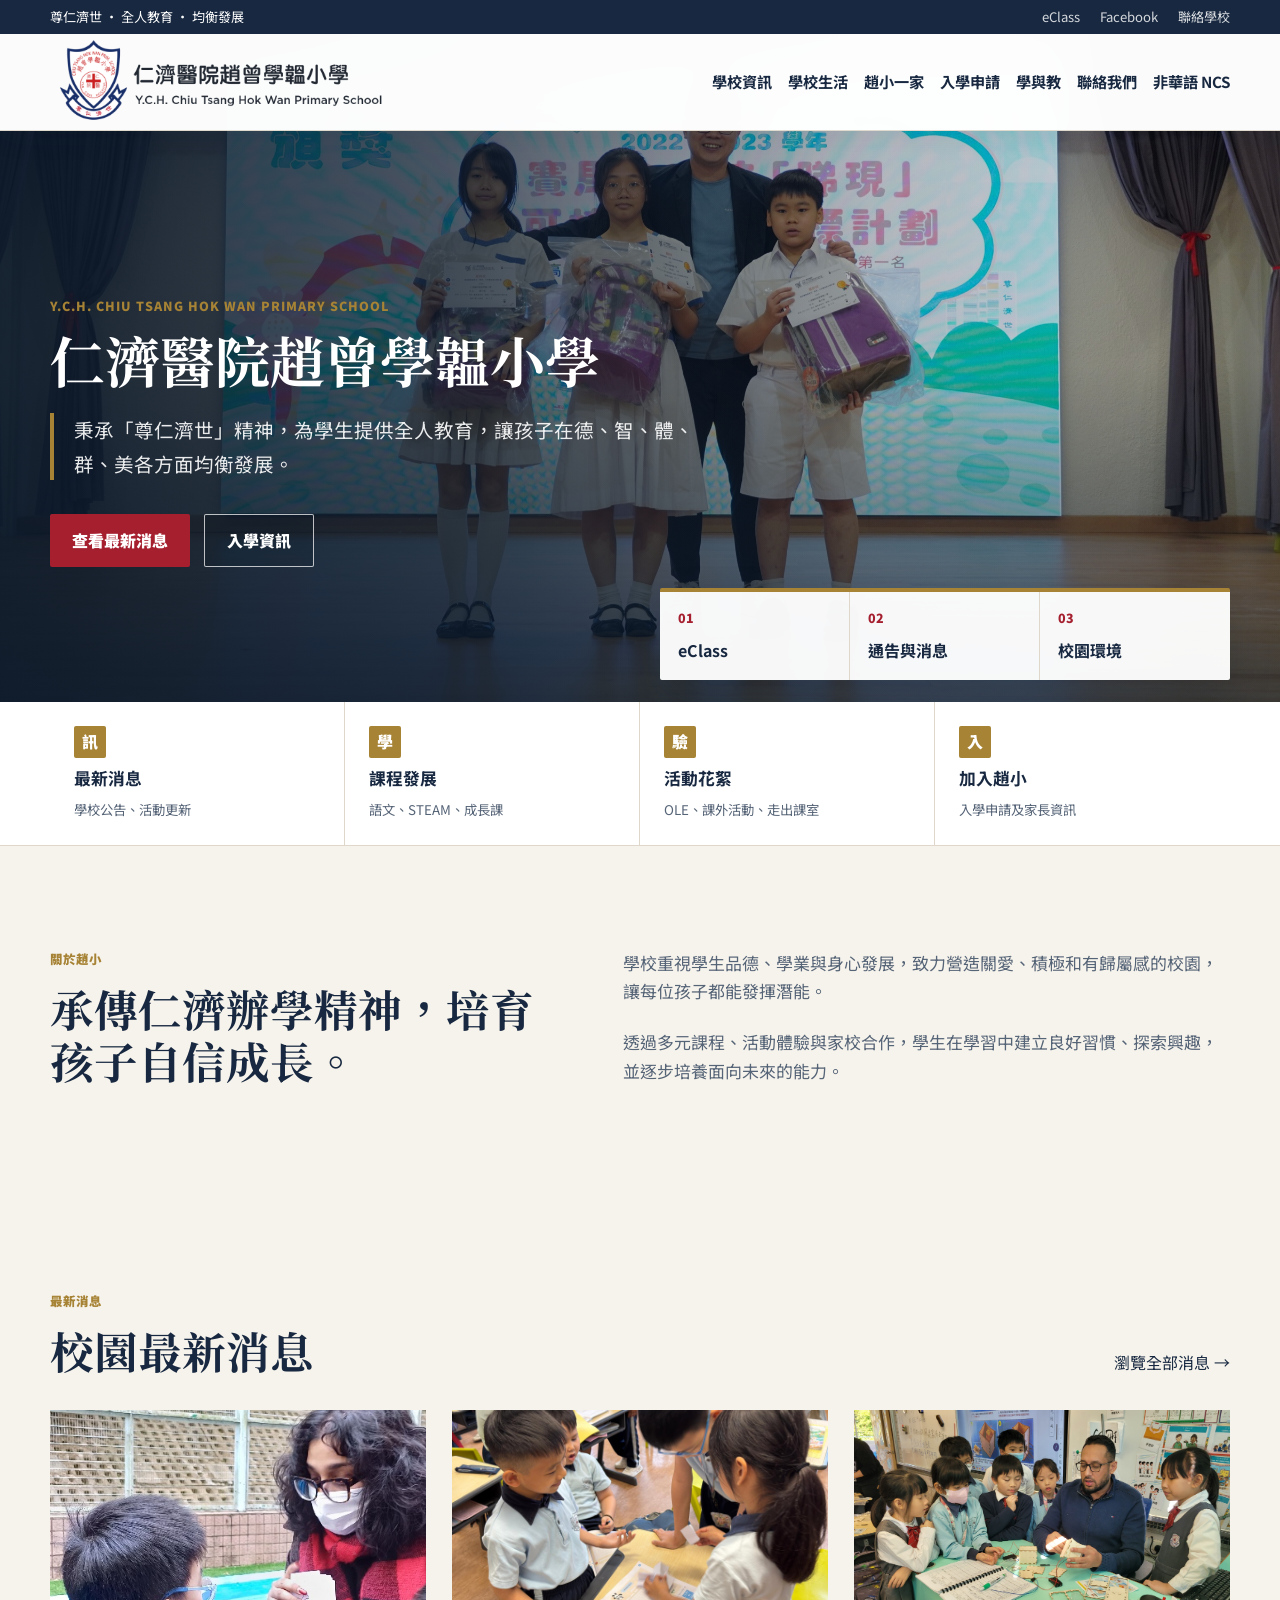
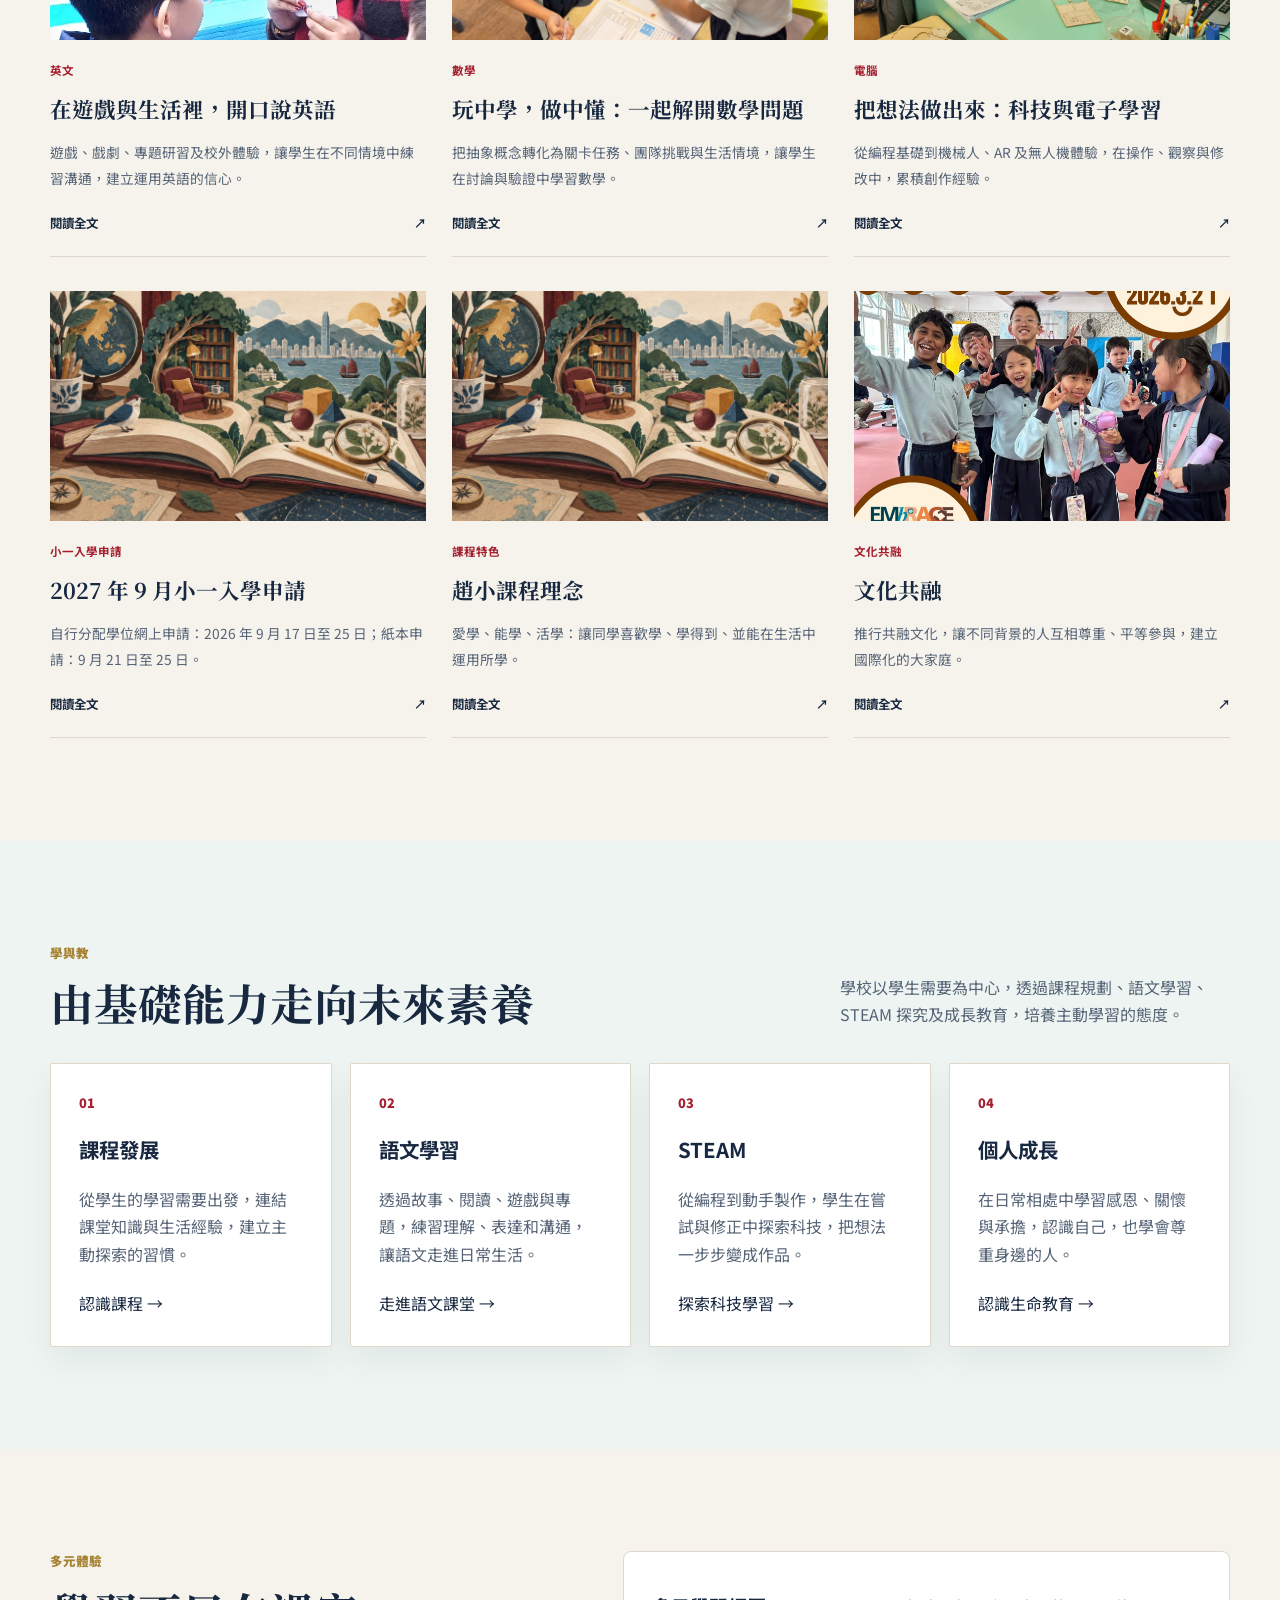
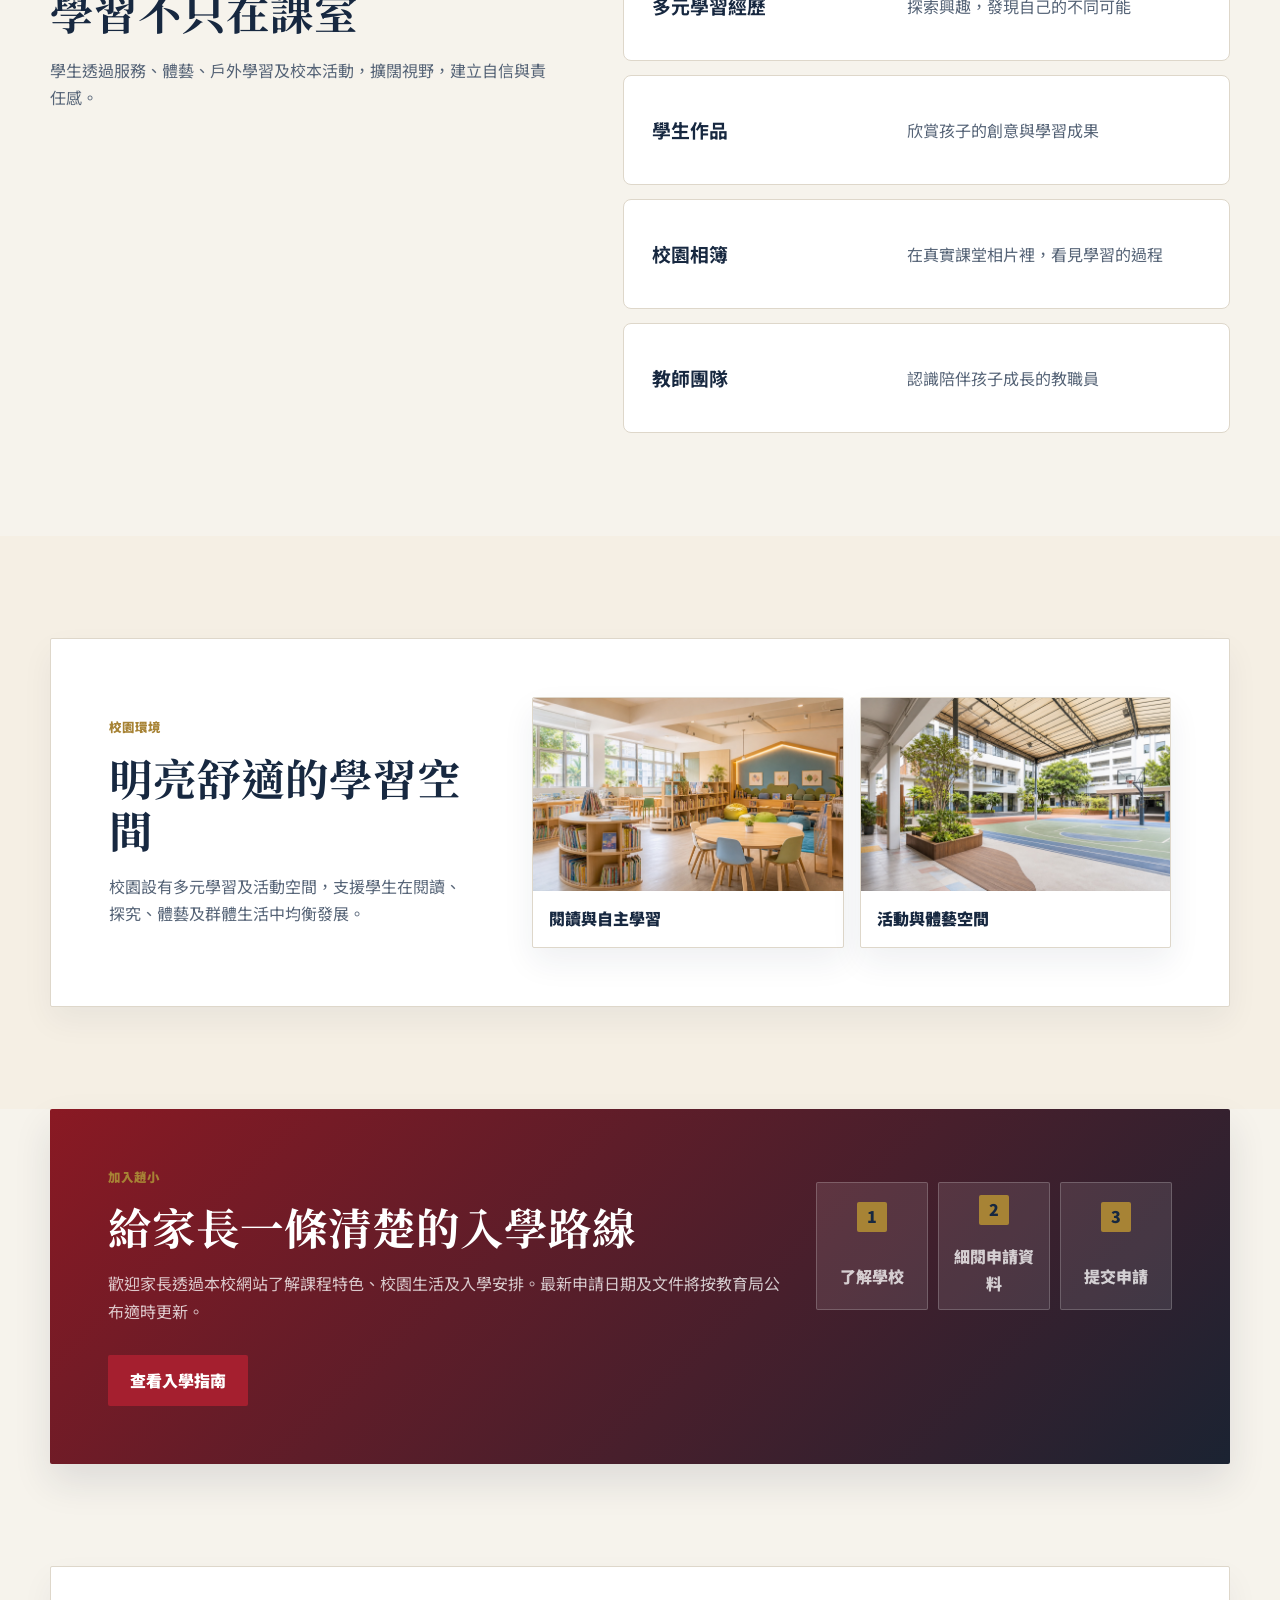
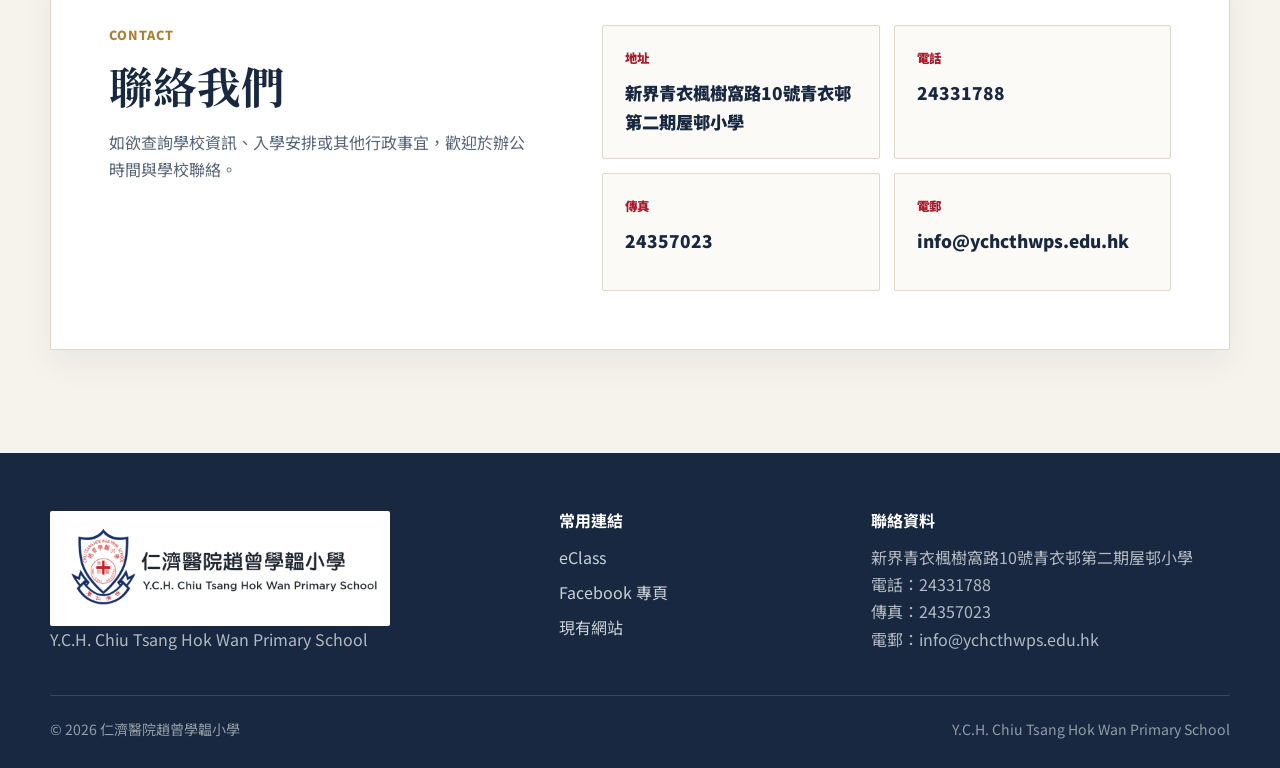
<file: index.html>
<!doctype html>
<html lang="zh-Hant-HK">
  <head>
    <meta charset="utf-8" />
    <meta name="viewport" content="width=device-width, initial-scale=1" />
    <title>
      仁濟醫院趙曾學韞小學 | Y.C.H. Chiu Tsang Hok Wan Primary School
    </title>
    <meta
      name="description"
      content="仁濟醫院趙曾學韞小學官方網站，提供學校資訊、最新消息、學與教、多元體驗、入學資訊及聯絡資料。"
    />
    <meta property="og:title" content="仁濟醫院趙曾學韞小學" />
    <meta
      property="og:description"
      content="認識仁濟醫院趙曾學韞小學的辦學理念、課程特色、校園生活及入學資訊。"
    />
    <meta property="og:type" content="website" />
    <link rel="preconnect" href="https://fonts.googleapis.com" />
    <link rel="preconnect" href="https://fonts.gstatic.com" crossorigin />
    <link
      href="https://fonts.googleapis.com/css2?family=Noto+Sans+HK:wght@400;500;700;900&family=Noto+Serif+HK:wght@600;700;900&display=swap"
      rel="stylesheet"
    />
    <link rel="stylesheet" href="styles.css" />
    <link rel="stylesheet" href="editorial.css?v=20260918b" />
    <link rel="stylesheet" href="media.css?v=20260918b" />
  </head>
  <body>
    <a class="skip-link" href="#main">跳到主要內容</a>

    <header class="site-header" data-header>
      <div class="utility-bar">
        <div class="container utility-inner">
          <span>尊仁濟世 · 全人教育 · 均衡發展</span>
          <div class="utility-links">
            <a
              href="https://eclass.ychcthwps.edu.hk/templates/"
              target="_blank"
              rel="noreferrer"
              >eClass</a
            >
            <a
              href="https://www.facebook.com/ychcthwps"
              target="_blank"
              rel="noreferrer"
              >Facebook</a
            >
            <a href="#contact">聯絡學校</a>
          </div>
        </div>
      </div>

      <nav class="container nav-shell" aria-label="主要導覽">
        <a class="brand" href="#top" aria-label="仁濟醫院趙曾學韞小學首頁">
          <img src="assets/school-logo.png" alt="仁濟醫院趙曾學韞小學校徽" />
        </a>

        <button
          class="menu-toggle"
          type="button"
          aria-expanded="false"
          aria-controls="site-menu"
          data-menu-toggle
        >
          <span></span>
          <span></span>
          <span></span>
          <span class="sr-only">開啟選單</span>
        </button>

        <div
          class="nav-links nav-links-categories"
          id="site-menu"
          data-menu
          data-primary-nav
        >
          <a href="category.html?category=school-information">學校資訊</a>
          <a href="category.html?category=school-life">學校生活</a>
          <a href="category.html?category=ych-family">趙小一家</a>
          <a href="category.html?category=admission">入學申請</a>
          <a href="category.html?category=learning-teaching">學與教</a>
          <a href="category.html?category=contact-us">聯絡我們</a>
          <a href="category.html?category=ncs">非華語 NCS</a>
          <a href="category.html?category=elder-academy">長者學苑</a>
        </div>
      </nav>
    </header>

    <main id="main">
      <section class="hero" id="top" aria-labelledby="hero-title">
        <div data-home-hero>
          <img
            class="hero-image"
            src="assets/official-students-hero-2400.jpg"
            alt="仁濟醫院趙曾學韞小學學生參與校園活動"
          />
        </div>
        <div class="hero-scrim"></div>
        <div class="container hero-content">
          <p class="eyebrow" data-content="hero.eyebrow">
            Y.C.H. Chiu Tsang Hok Wan Primary School
          </p>
          <h1 id="hero-title" data-content="hero.title">
            仁濟醫院趙曾學韞小學
          </h1>
          <p class="hero-copy" data-content="hero.copy">
            秉承「尊仁濟世」精神，為學生提供全人教育，讓孩子在德、智、體、群、美各方面均衡發展。
          </p>
          <div class="hero-actions">
            <a class="button button-primary" href="#news">查看最新消息</a>
            <a
              class="button button-secondary"
              href="category.html?category=admission"
              >入學資訊</a
            >
          </div>
        </div>

        <aside class="hero-panel" aria-label="快速入口">
          <a
            href="https://eclass.ychcthwps.edu.hk/templates/"
            target="_blank"
            rel="noreferrer"
          >
            <span>01</span>
            <strong>eClass</strong>
          </a>
          <a href="category.html?category=latest-news">
            <span>02</span>
            <strong>通告與消息</strong>
          </a>
          <a href="category.html?category=campus-environment">
            <span>03</span>
            <strong>校園環境</strong>
          </a>
        </aside>
      </section>

      <section class="quick-band" aria-label="常用資訊">
        <div class="container quick-grid">
          <a href="category.html?category=latest-news">
            <span class="quick-icon">訊</span>
            <strong>最新消息</strong>
            <small>學校公告、活動更新</small>
          </a>
          <a href="category.html?category=learning-teaching">
            <span class="quick-icon">學</span>
            <strong>課程發展</strong>
            <small>語文、STEAM、成長課</small>
          </a>
          <a href="category.html?category=activity-photos">
            <span class="quick-icon">驗</span>
            <strong>活動花絮</strong>
            <small>OLE、課外活動、走出課室</small>
          </a>
          <a href="category.html?category=admission">
            <span class="quick-icon">入</span>
            <strong>加入趙小</strong>
            <small>入學申請及家長資訊</small>
          </a>
        </div>
      </section>

      <section class="section section-split" id="about">
        <div class="container split-grid">
          <div>
            <p class="section-kicker">關於趙小</p>
            <h2 data-content="about.heading">
              承傳仁濟辦學精神，培育孩子自信成長。
            </h2>
          </div>
          <div class="lead-stack">
            <p data-content="about.paragraph1">
              學校重視學生品德、學業與身心發展，致力營造關愛、積極和有歸屬感的校園，讓每位孩子都能發揮潛能。
            </p>
            <p data-content="about.paragraph2">
              透過多元課程、活動體驗與家校合作，學生在學習中建立良好習慣、探索興趣，並逐步培養面向未來的能力。
            </p>
          </div>
        </div>
      </section>

      <section class="section" id="news">
        <div class="container">
          <div class="section-heading">
            <div>
              <p class="section-kicker">最新消息</p>
              <h2 data-content="news.heading">校園最新消息</h2>
            </div>
            <a href="category.html?category=latest-news">瀏覽全部消息 →</a>
          </div>

          <div class="news-grid" data-news-grid>
            <article class="feature-news">
              <p class="date">最新公告</p>
              <h3>2026-2027 年度小一入學資訊</h3>
              <p>
                歡迎家長了解本校辦學理念、課程特色及校園生活。入學安排及相關文件將按教育局公布時間更新。
              </p>
              <a href="#admission">查看入學資訊</a>
            </article>
            <article class="news-card">
              <p class="date">學校資訊</p>
              <h3>學校簡介及辦學宗旨</h3>
              <p>認識學校發展、校園設施及學生支援。</p>
            </article>
            <article class="news-card">
              <p class="date">活動花絮</p>
              <h3>學生學習成果與校園生活</h3>
              <p>瀏覽學生參與活動、比賽及多元學習經歷。</p>
            </article>
            <a class="news-card news-card-link" href="tender.html">
              <p class="date">招標</p>
              <h3>招標及行政公告</h3>
              <p>查看學校最新招標、採購及行政公告。</p>
            </a>
          </div>
        </div>
      </section>

      <section class="section learning-section" id="learning">
        <div class="container">
          <div class="section-heading">
            <div>
              <p class="section-kicker">學與教</p>
              <h2>由基礎能力走向未來素養</h2>
            </div>
            <p class="section-note">
              學校以學生需要為中心，透過課程規劃、語文學習、STEAM
              探究及成長教育，培養主動學習的態度。
            </p>
          </div>

          <div class="program-grid">
            <article>
              <span>01</span>
              <h3>課程發展</h3>
              <p>
                從學生的學習需要出發，連結課堂知識與生活經驗，建立主動探索的習慣。
              </p>
              <a href="category.html?category=curriculum-features"
                >認識課程 →</a
              >
            </article>
            <article>
              <span>02</span>
              <h3>語文學習</h3>
              <p>
                透過故事、閱讀、遊戲與專題，練習理解、表達和溝通，讓語文走進日常生活。
              </p>
              <a href="category.html?category=english">走進語文課堂 →</a>
            </article>
            <article>
              <span>03</span>
              <h3>STEAM</h3>
              <p>
                從編程到動手製作，學生在嘗試與修正中探索科技，把想法一步步變成作品。
              </p>
              <a href="category.html?category=computer">探索科技學習 →</a>
            </article>
            <article>
              <span>04</span>
              <h3>個人成長</h3>
              <p>
                在日常相處中學習感恩、關懷與承擔，認識自己，也學會尊重身邊的人。
              </p>
              <a href="category.html?category=life-education">認識生命教育 →</a>
            </article>
          </div>
        </div>
      </section>

      <section class="section experience-section" id="experiences">
        <div class="container experience-layout">
          <div>
            <p class="section-kicker">多元體驗</p>
            <h2>學習不只在課室</h2>
            <p>
              學生透過服務、體藝、戶外學習及校本活動，擴闊視野，建立自信與責任感。
            </p>
          </div>
          <div class="experience-list">
            <a href="category.html?category=multiple-activities">
              <strong>多元學習經歷</strong>
              <span>探索興趣，發現自己的不同可能</span>
            </a>
            <a href="category.html?category=student-work">
              <strong>學生作品</strong>
              <span>欣賞孩子的創意與學習成果</span>
            </a>
            <a href="category.html?category=activity-photos">
              <strong>校園相簿</strong>
              <span>在真實課堂相片裡，看見學習的過程</span>
            </a>
            <a href="category.html?category=teachers">
              <strong>教師團隊</strong>
              <span>認識陪伴孩子成長的教職員</span>
            </a>
          </div>
        </div>
      </section>

      <section class="section campus-section" id="campus">
        <div class="container campus-panel">
          <div class="campus-copy">
            <p class="section-kicker">校園環境</p>
            <h2 data-content="campus.heading">明亮舒適的學習空間</h2>
            <p data-content="campus.copy">
              校園設有多元學習及活動空間，支援學生在閱讀、探究、體藝及群體生活中均衡發展。
            </p>
          </div>
          <div class="campus-gallery" data-campus-gallery>
            <figure>
              <img src="assets/campus-library.jpg" alt="校園閱讀及學習空間" />
              <figcaption>閱讀與自主學習</figcaption>
            </figure>
            <figure>
              <img
                src="assets/campus-courtyard.jpg"
                alt="校園有蓋操場及活動空間"
              />
              <figcaption>活動與體藝空間</figcaption>
            </figure>
          </div>
        </div>
      </section>

      <section class="section admission-section" id="admission">
        <div class="container admission-card">
          <div>
            <p class="section-kicker">加入趙小</p>
            <h2 data-content="admission.heading">給家長一條清楚的入學路線</h2>
            <p data-content="admission.copy">
              歡迎家長透過本校網站了解課程特色、校園生活及入學安排。最新申請日期及文件將按教育局公布適時更新。
            </p>
          </div>
          <div class="admission-steps" aria-label="入學流程">
            <div>
              <span>1</span>
              <p>了解學校</p>
            </div>
            <div>
              <span>2</span>
              <p>細閱申請資料</p>
            </div>
            <div>
              <span>3</span>
              <p>提交申請</p>
            </div>
          </div>
          <a
            class="button button-primary"
            href="category.html?category=admission"
            >查看入學指南</a
          >
        </div>
      </section>

      <section class="section contact-section" id="contact">
        <div class="container contact-layout">
          <div>
            <p class="section-kicker">Contact</p>
            <h2 data-content="contact.heading">聯絡我們</h2>
            <p data-content="contact.copy">
              如欲查詢學校資訊、入學安排或其他行政事宜，歡迎於辦公時間與學校聯絡。
            </p>
          </div>
          <div class="contact-cards" aria-label="學校聯絡資料">
            <article>
              <span>地址</span>
              <strong data-content="contact.address"
                >新界青衣島青衣邨第二期</strong
              >
            </article>
            <article>
              <span>電話</span>
              <a
                data-content="contact.phone"
                data-contact-phone
                href="tel:24331788"
                >24331788</a
              >
            </article>
            <article>
              <span>傳真</span>
              <strong data-content="contact.fax">24357023</strong>
            </article>
            <article>
              <span>電郵</span>
              <a
                data-content="contact.email"
                data-contact-email
                href="mailto:info@ychcthwps.edu.hk"
                >info@ychcthwps.edu.hk</a
              >
            </article>
          </div>
        </div>
      </section>
    </main>

    <footer class="footer">
      <div class="container footer-grid">
        <div>
          <img
            class="footer-logo"
            src="assets/school-logo.png"
            alt="仁濟醫院趙曾學韞小學校徽"
          />
          <p>Y.C.H. Chiu Tsang Hok Wan Primary School</p>
        </div>
        <div>
          <h2>常用連結</h2>
          <a
            href="https://eclass.ychcthwps.edu.hk/templates/"
            target="_blank"
            rel="noreferrer"
            >eClass</a
          >
          <a
            href="https://www.facebook.com/ychcthwps"
            target="_blank"
            rel="noreferrer"
            >Facebook 專頁</a
          >
          <a href="https://ychcthwps.edu.hk/" target="_blank" rel="noreferrer"
            >現有網站</a
          >
        </div>
        <div>
          <h2>聯絡資料</h2>
          <p data-content="contact.address">新界青衣島青衣邨第二期</p>
          <p>電話：<span data-content="contact.phone">24331788</span></p>
          <p>傳真：<span data-content="contact.fax">24357023</span></p>
          <p>
            電郵：<span data-content="contact.email"
              >info@ychcthwps.edu.hk</span
            >
          </p>
        </div>
      </div>
      <div class="container footer-bottom">
        <span>© 2026 仁濟醫院趙曾學韞小學</span>
        <span>Y.C.H. Chiu Tsang Hok Wan Primary School</span>
      </div>
    </footer>

    <script src="content-manager.js?v=20260918b"></script>
    <script src="script.js?v=20260918b"></script>
  </body>
</html>
</file>
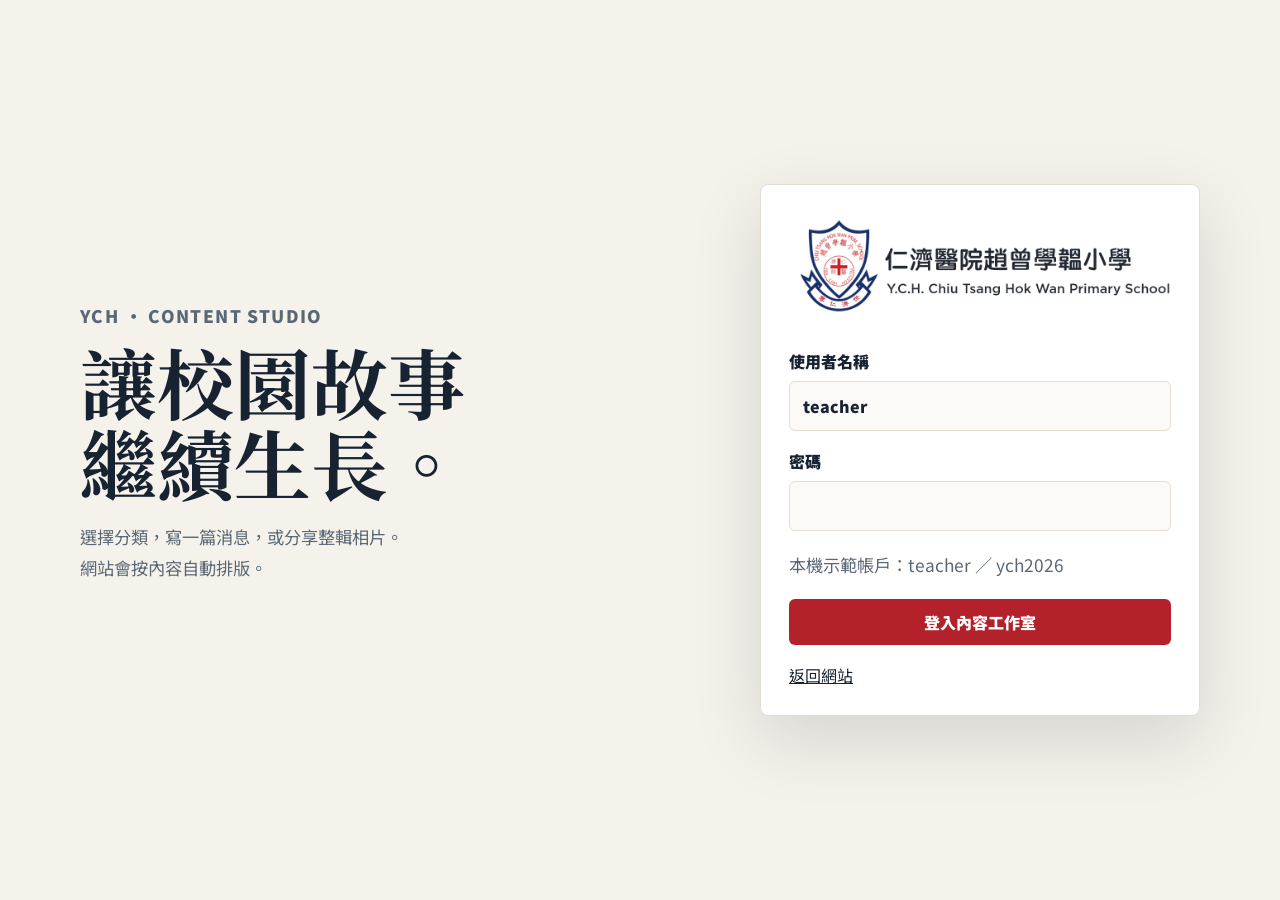
<file: admin.html>
<!doctype html>
<html lang="zh-Hant-HK">
  <head>
    <meta charset="utf-8" />
    <meta name="viewport" content="width=device-width, initial-scale=1" />
    <title>內容工作室 | 趙小老師後台</title>
    <link
      href="https://fonts.googleapis.com/css2?family=Noto+Sans+HK:wght@400;500;700;900&family=Noto+Serif+HK:wght@700;900&display=swap"
      rel="stylesheet"
    />
    <link rel="stylesheet" href="admin.css" />
    <link rel="stylesheet" href="studio.css?v=20260918b" />
    <link rel="stylesheet" href="media.css?v=20260918b" />
  </head>
  <body>
    <section class="login-panel" data-login-panel>
      <div>
        <p class="kicker">YCH · CONTENT STUDIO</p>
        <h1>讓校園故事<br />繼續生長。</h1>
        <p>
          選擇分類，寫一篇消息，或分享整輯相片。<br />網站會按內容自動排版。
        </p>
      </div>
      <form class="login-card" data-login-form>
        <img src="assets/school-logo.png" alt="仁濟醫院趙曾學韞小學" /><label
          >使用者名稱<input
            name="username"
            autocomplete="username"
            value="teacher"
            required /></label
        ><label
          >密碼<input
            type="password"
            name="password"
            autocomplete="current-password"
            required
        /></label>
        <p class="hint" data-demo-hint hidden>
          本機示範帳戶：teacher ／ ych2026
        </p>
        <p class="error" data-login-error hidden></p>
        <button type="submit">登入內容工作室</button
        ><a href="index.html">返回網站</a>
      </form>
    </section>
    <div class="studio" data-dashboard hidden>
      <aside class="studio-sidebar">
        <a href="index.html"
          ><img src="assets/school-logo.png" alt="學校首頁"
        /></a>
        <p class="kicker">網站內容分類</p>
        <nav data-category-tree aria-label="網站分類"></nav>
        <button type="button" class="outline" data-add-category>
          ＋ 新增分類</button
        ><button type="button" class="outline" data-settings>
          首頁及聯絡設定</button
        ><button type="button" class="outline" data-help>操作小提示</button
        ><button type="button" class="outline" data-logout>登出</button>
      </aside>
      <main class="studio-main">
        <header class="studio-header">
          <div>
            <p class="kicker">CONTENT STUDIO</p>
            <h1 data-workspace-title>內容工作室</h1>
            <p data-save-state aria-live="polite">已載入內容</p>
          </div>
          <div class="studio-actions">
            <button class="outline" type="button" data-undo hidden>
              復原移除</button
            ><button class="outline" type="button" data-preview>
              預覽頁面 ↗</button
            ><button type="button" data-save>儲存所有修改</button>
          </div>
        </header>
        <p class="mode-notice" data-mode-notice></p>
        <div data-workspace></div>
      </main>
    </div>
    <dialog class="help-dialog" data-help-dialog>
      <h2>更新網站，只需三步</h2>
      <ol>
        <li>在左邊選擇網站分類。分類名稱與前台相同。</li>
        <li>
          按「新增文章」或「新增相簿」，填寫標題，再加入文字、圖片、相簿、文件或步驟。
        </li>
        <li>選擇「已發布」並按「儲存所有修改」。草稿只在後台及預覽顯示。</li>
      </ol>
      <p>
        相簿可一次選取多張相片，每張都有獨立說明；上下箭嘴可調整相片、段落及文章次序。分類設定可更改前台版面。
      </p>
      <p>新增內容沒有固定張數或篇數限制；實際容量以瀏覽器或學校伺服器為準。</p>
      <button type="button" data-close-help>明白</button>
    </dialog>
    <div class="toast" data-toast role="status" hidden></div>
    <script src="content-manager.js?v=20260918b"></script>
    <script src="admin.js?v=20260918b"></script>
  </body>
</html>
</file>
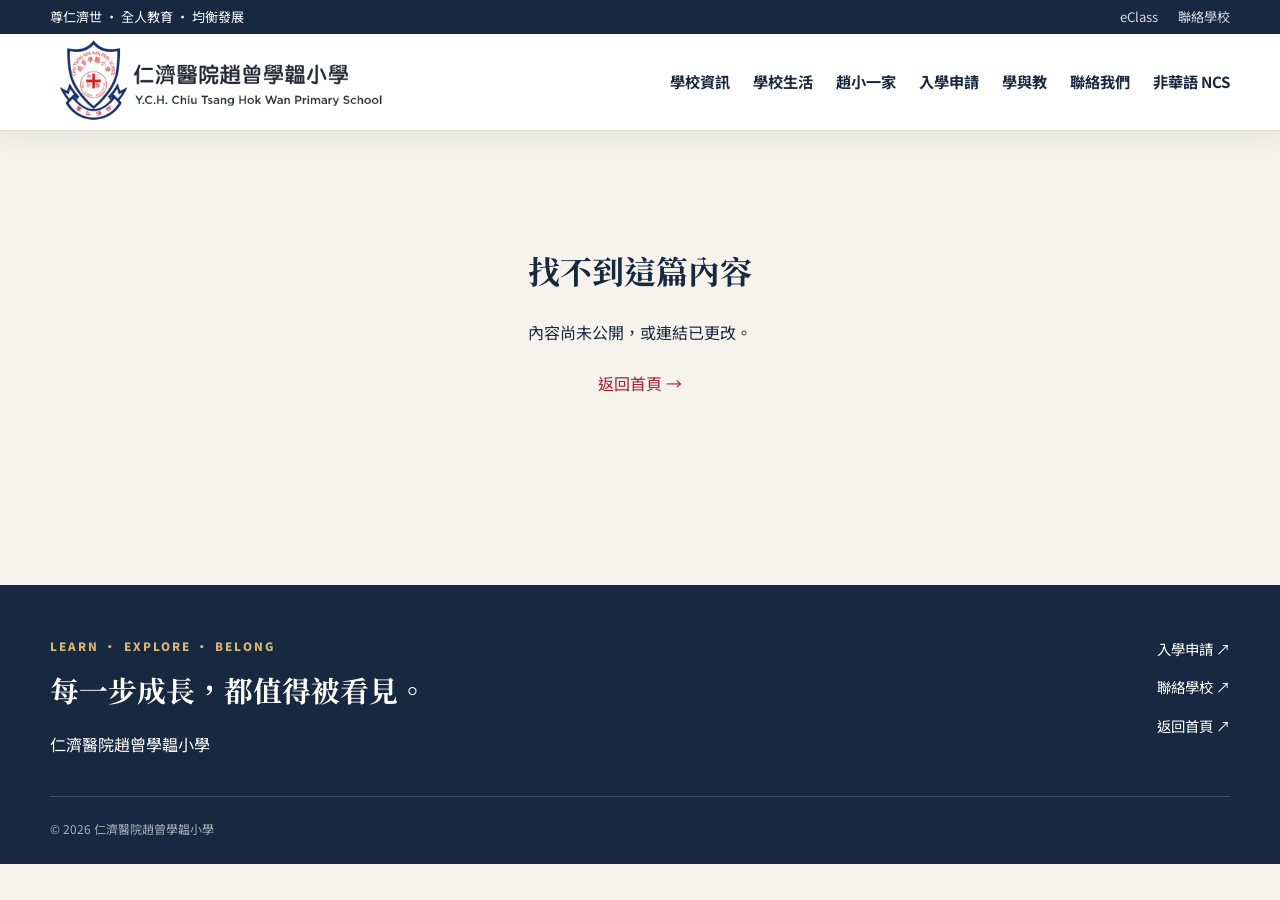
<file: article.html>
<!doctype html>
<html lang="zh-Hant-HK">
  <head>
    <meta charset="utf-8" />
    <meta name="viewport" content="width=device-width, initial-scale=1" />
    <title>趙小校園 | 仁濟醫院趙曾學韞小學</title>
    <link rel="preconnect" href="https://fonts.googleapis.com" />
    <link rel="preconnect" href="https://fonts.gstatic.com" crossorigin />
    <link
      href="https://fonts.googleapis.com/css2?family=Noto+Sans+HK:wght@400;500;700;900&family=Noto+Serif+HK:wght@600;700;900&display=swap"
      rel="stylesheet"
    />
    <link rel="stylesheet" href="styles.css?v=20260918b" />
    <link rel="stylesheet" href="editorial.css?v=20260918b" />
    <link rel="stylesheet" href="media.css?v=20260918b" />
  </head>
  <body data-article-page>
    <a class="skip-link" href="#main">跳到主要內容</a>
    <header class="site-header is-scrolled" data-header>
      <div class="utility-bar">
        <div class="container utility-inner">
          <span>尊仁濟世 · 全人教育 · 均衡發展</span>
          <div class="utility-links">
            <a
              href="https://eclass.ychcthwps.edu.hk/templates/"
              target="_blank"
              rel="noreferrer"
              >eClass</a
            ><a href="category.html?category=contact-us">聯絡學校</a>
          </div>
        </div>
      </div>
      <nav class="container nav-shell" aria-label="主要導覽">
        <a class="brand" href="index.html" aria-label="仁濟醫院趙曾學韞小學首頁"
          ><img src="assets/school-logo.png" alt="仁濟醫院趙曾學韞小學"
        /></a>
        <button
          class="menu-toggle"
          type="button"
          data-menu-toggle
          aria-label="開啟選單"
          aria-expanded="false"
          aria-controls="main-navigation"
        >
          <span></span><span></span><span></span>
        </button>
        <div
          class="nav-links"
          id="main-navigation"
          data-primary-nav
          data-menu
        ></div>
      </nav>
    </header>
    <main id="main" class="journal-main" data-page-content>
      <p class="container loading-message">正在載入校園內容…</p>
    </main>
    <footer class="journal-footer">
      <div class="container">
        <div>
          <p class="journal-kicker">LEARN · EXPLORE · BELONG</p>
          <h2>每一步成長，都值得被看見。</h2>
          <p>仁濟醫院趙曾學韞小學</p>
        </div>
        <div>
          <a href="category.html?category=admission">入學申請 ↗</a
          ><a href="category.html?category=contact-us">聯絡學校 ↗</a
          ><a href="index.html">返回首頁 ↗</a>
        </div>
      </div>
      <p class="container copyright">© 2026 仁濟醫院趙曾學韞小學</p>
    </footer>
    <script src="content-manager.js?v=20260918b"></script>
    <script src="script.js?v=20260918b"></script>
  </body>
</html>
</file>
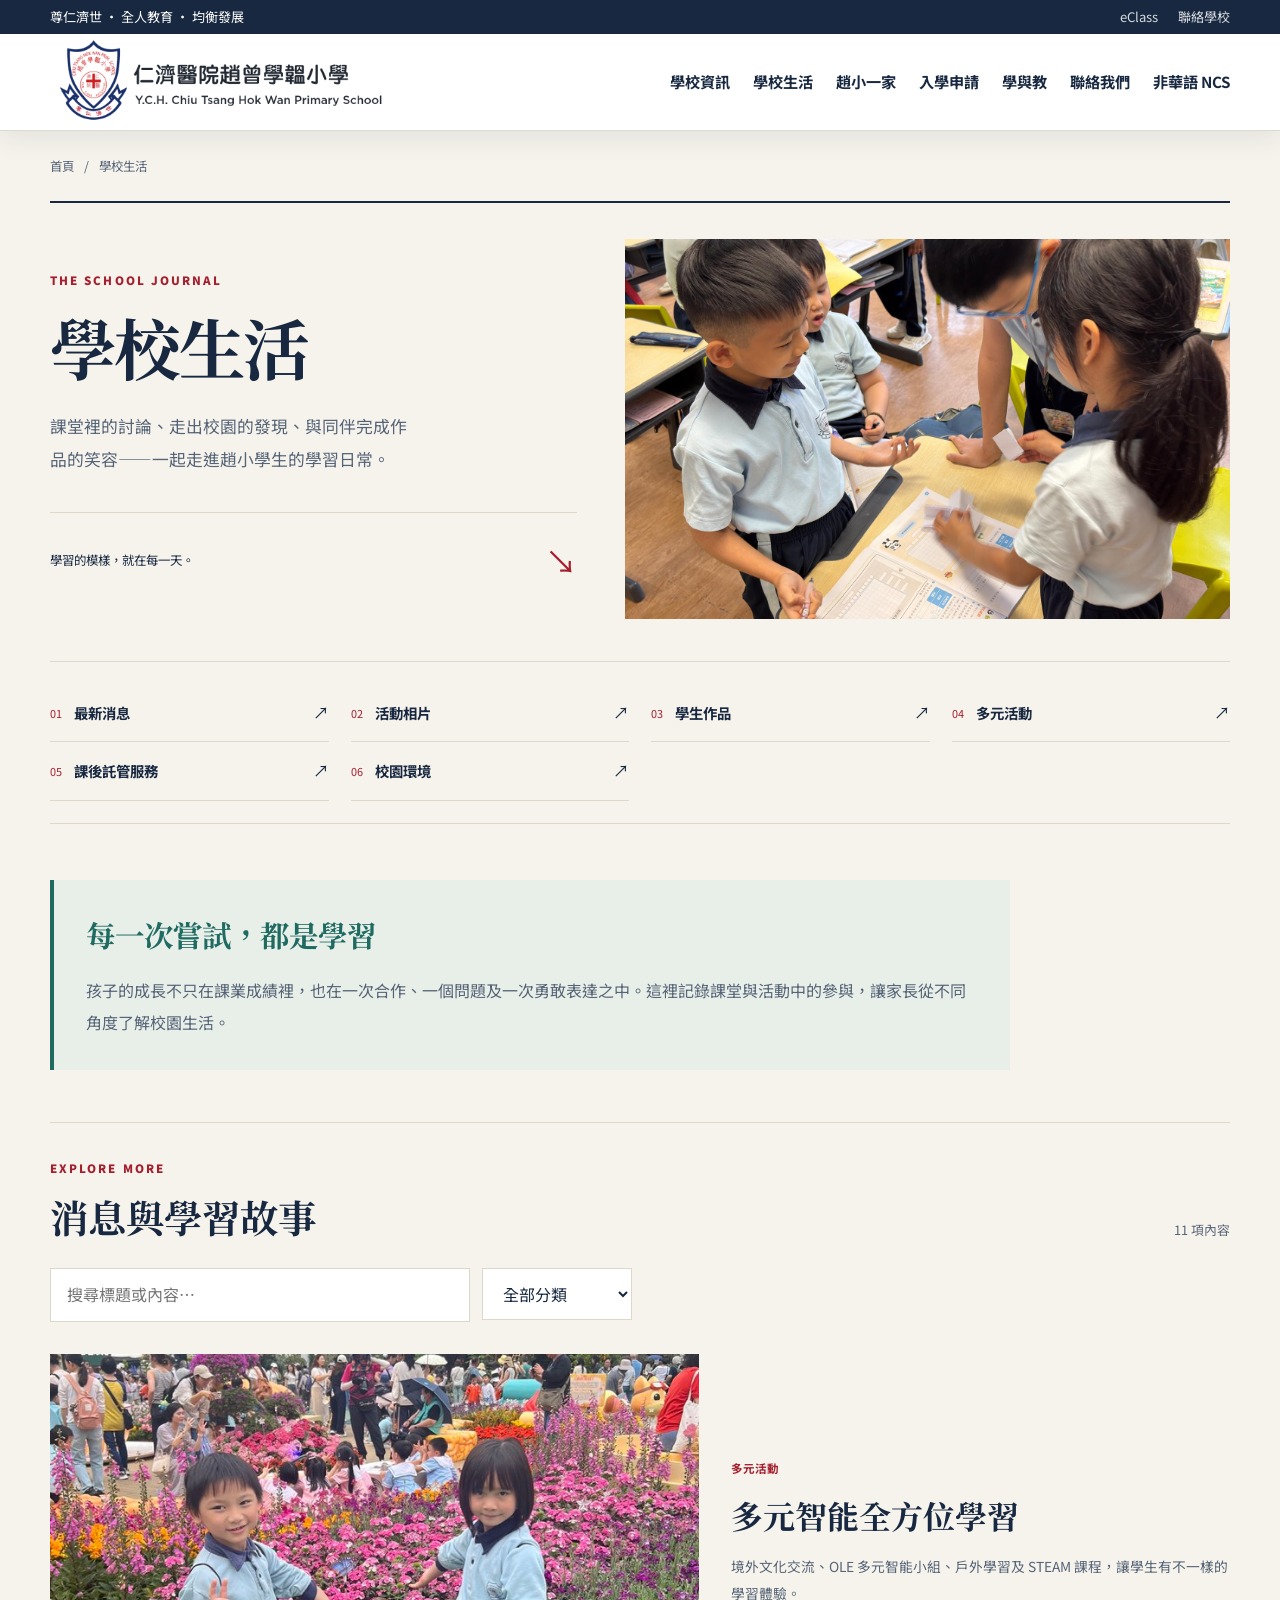
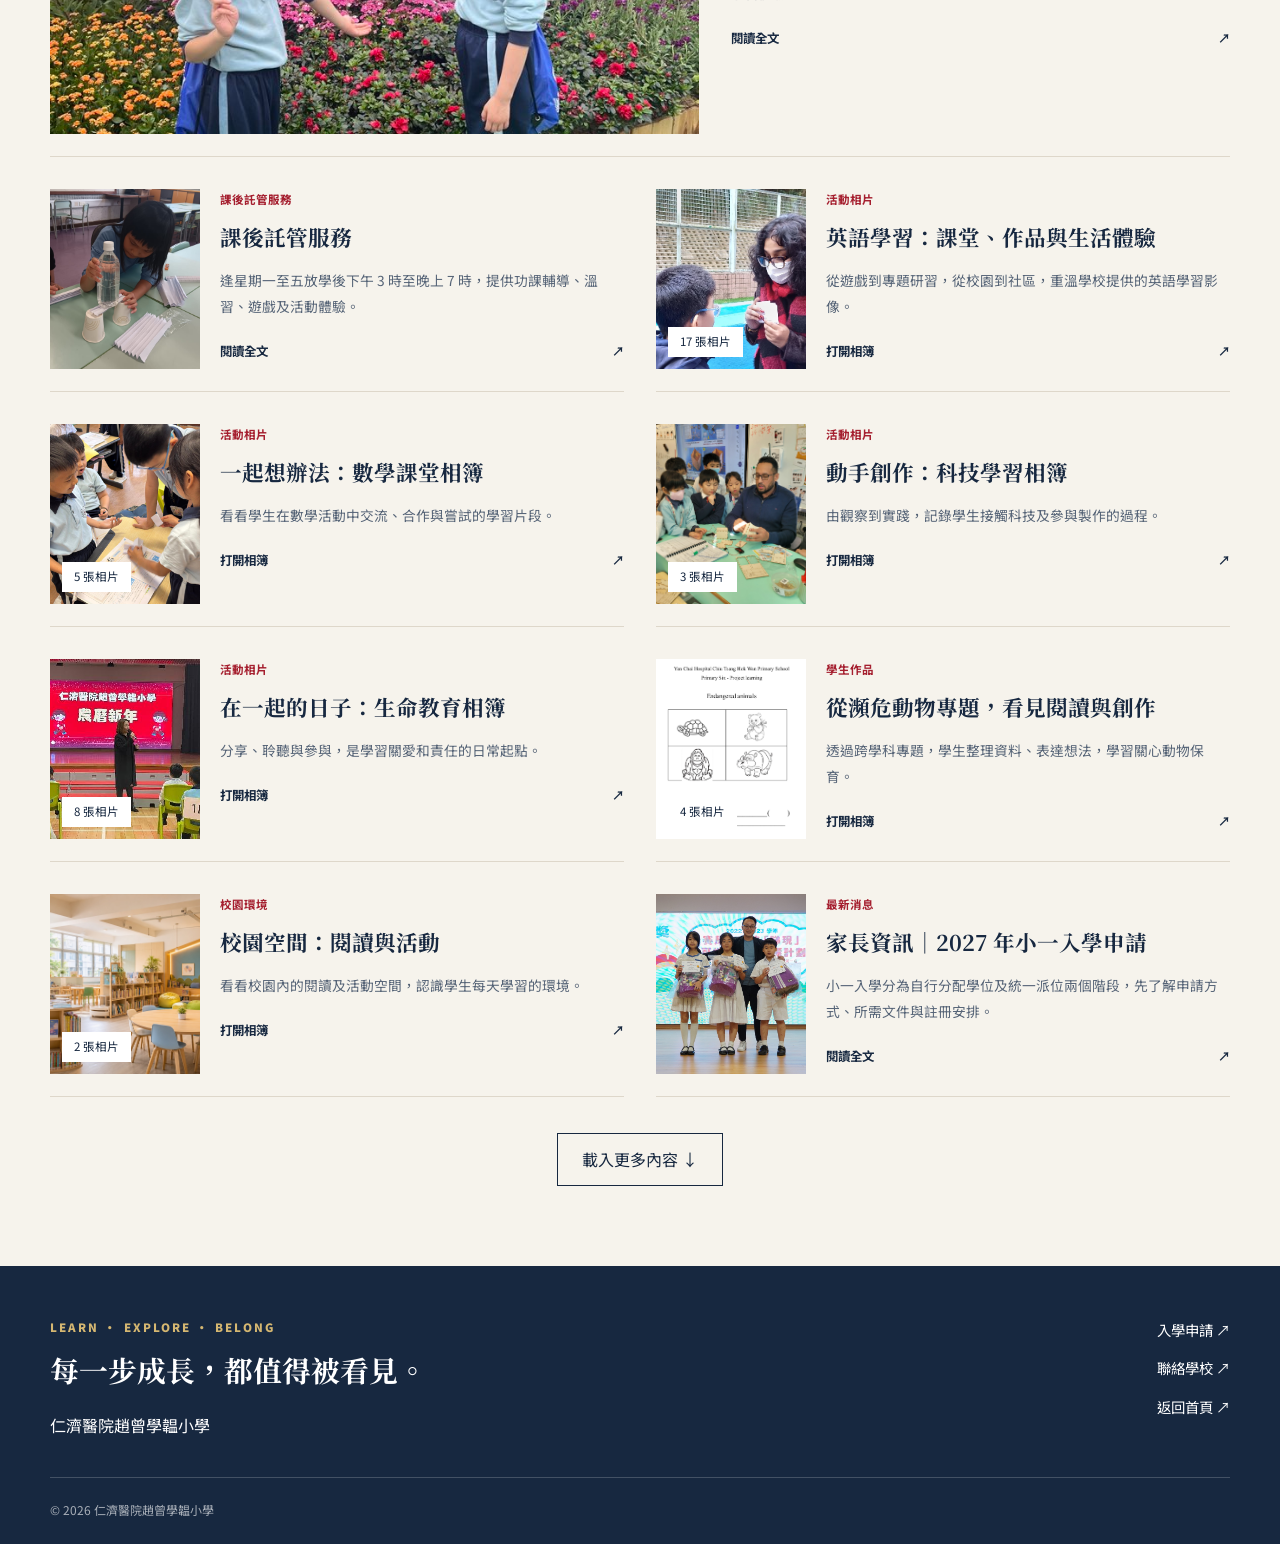
<file: category.html>
<!doctype html>
<html lang="zh-Hant-HK">
  <head>
    <meta charset="utf-8" />
    <meta name="viewport" content="width=device-width, initial-scale=1" />
    <title>趙小校園 | 仁濟醫院趙曾學韞小學</title>
    <link rel="preconnect" href="https://fonts.googleapis.com" />
    <link rel="preconnect" href="https://fonts.gstatic.com" crossorigin />
    <link
      href="https://fonts.googleapis.com/css2?family=Noto+Sans+HK:wght@400;500;700;900&family=Noto+Serif+HK:wght@600;700;900&display=swap"
      rel="stylesheet"
    />
    <link rel="stylesheet" href="styles.css?v=20260918b" />
    <link rel="stylesheet" href="editorial.css?v=20260918b" />
    <link rel="stylesheet" href="media.css?v=20260918b" />
  </head>
  <body data-category-page>
    <a class="skip-link" href="#main">跳到主要內容</a>
    <header class="site-header is-scrolled" data-header>
      <div class="utility-bar">
        <div class="container utility-inner">
          <span>尊仁濟世 · 全人教育 · 均衡發展</span>
          <div class="utility-links">
            <a
              href="https://eclass.ychcthwps.edu.hk/templates/"
              target="_blank"
              rel="noreferrer"
              >eClass</a
            ><a href="category.html?category=contact-us">聯絡學校</a>
          </div>
        </div>
      </div>
      <nav class="container nav-shell" aria-label="主要導覽">
        <a class="brand" href="index.html" aria-label="仁濟醫院趙曾學韞小學首頁"
          ><img src="assets/school-logo.png" alt="仁濟醫院趙曾學韞小學"
        /></a>
        <button
          class="menu-toggle"
          type="button"
          data-menu-toggle
          aria-label="開啟選單"
          aria-expanded="false"
          aria-controls="main-navigation"
        >
          <span></span><span></span><span></span>
        </button>
        <div
          class="nav-links"
          id="main-navigation"
          data-primary-nav
          data-menu
        ></div>
      </nav>
    </header>
    <main id="main" class="journal-main" data-page-content>
      <p class="container loading-message">正在載入校園內容…</p>
    </main>
    <footer class="journal-footer">
      <div class="container">
        <div>
          <p class="journal-kicker">LEARN · EXPLORE · BELONG</p>
          <h2>每一步成長，都值得被看見。</h2>
          <p>仁濟醫院趙曾學韞小學</p>
        </div>
        <div>
          <a href="category.html?category=admission">入學申請 ↗</a
          ><a href="category.html?category=contact-us">聯絡學校 ↗</a
          ><a href="index.html">返回首頁 ↗</a>
        </div>
      </div>
      <p class="container copyright">© 2026 仁濟醫院趙曾學韞小學</p>
    </footer>
    <script src="content-manager.js?v=20260918b"></script>
    <script src="script.js?v=20260918b"></script>
  </body>
</html>
</file>
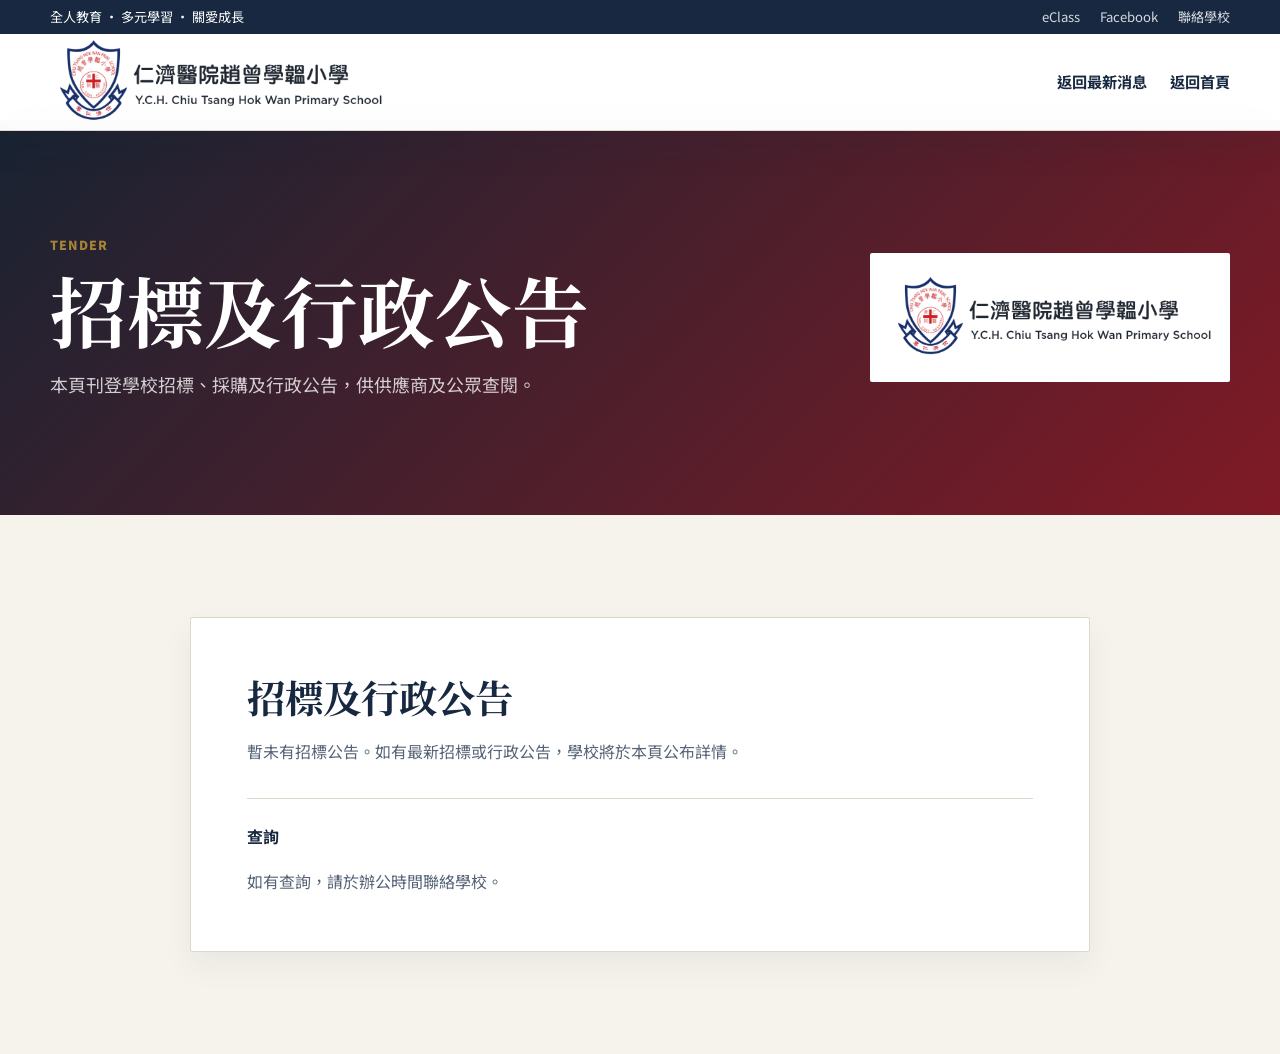
<file: tender.html>
<!doctype html>
<html lang="zh-Hant-HK">
  <head>
    <meta charset="utf-8">
    <meta name="viewport" content="width=device-width, initial-scale=1">
    <title>招標及行政公告 | 仁濟醫院趙曾學韞小學</title>
    <meta name="description" content="仁濟醫院趙曾學韞小學招標、採購及行政公告。">
    <link rel="preconnect" href="https://fonts.googleapis.com">
    <link rel="preconnect" href="https://fonts.gstatic.com" crossorigin>
    <link href="https://fonts.googleapis.com/css2?family=Noto+Sans+HK:wght@400;500;700;900&family=Noto+Serif+HK:wght@600;700;900&display=swap" rel="stylesheet">
    <link rel="stylesheet" href="styles.css">
  </head>
  <body data-tender-page>
    <header class="site-header is-scrolled">
      <div class="utility-bar">
        <div class="container utility-inner">
          <span>全人教育 · 多元學習 · 關愛成長</span>
          <div class="utility-links">
            <a href="https://eclass.ychcthwps.edu.hk/templates/" target="_blank" rel="noreferrer">eClass</a>
            <a href="https://www.facebook.com/ychcthwps" target="_blank" rel="noreferrer">Facebook</a>
            <a href="index.html#contact">聯絡學校</a>
          </div>
        </div>
      </div>
      <nav class="container nav-shell" aria-label="主要導覽">
        <a class="brand" href="index.html" aria-label="仁濟醫院趙曾學韞小學首頁">
          <img src="assets/school-logo.png" alt="仁濟醫院趙曾學韞小學校徽">
        </a>
        <div class="nav-links tender-nav">
          <a href="index.html#news">返回最新消息</a>
          <a href="index.html">返回首頁</a>
        </div>
      </nav>
    </header>

    <main class="subpage-main">
      <section class="subpage-hero">
        <div class="container subpage-grid">
          <div>
            <p class="section-kicker" data-tender-content="tender.eyebrow">Tender</p>
            <h1 data-tender-content="tender.title">招標及行政公告</h1>
            <p data-tender-content="tender.summary">本頁刊登學校招標、採購及行政公告，供供應商及公眾查閱。</p>
          </div>
          <img data-tender-image src="assets/school-logo.png" alt="仁濟醫院趙曾學韞小學校徽">
        </div>
      </section>

      <section class="section tender-detail">
        <div class="container tender-article">
          <h2 data-tender-content="tender.title">招標及行政公告</h2>
          <p data-tender-content="tender.content">暫未有招標公告。如有最新招標或行政公告，學校將於本頁公布詳情。</p>
          <div class="tender-contact">
            <strong>查詢</strong>
            <p data-tender-content="tender.contact">如有查詢，請於辦公時間聯絡學校。</p>
          </div>
        </div>
      </section>
    </main>

    <script src="content-manager.js"></script>
    <script>
      loadSiteContent().then(applyContent);
    </script>
  </body>
</html>
</file>
<file: styles.css>
:root {
  --ink: #172840;
  --ink-soft: #566477;
  --paper: #f6f3ec;
  --surface: #ffffff;
  --line: #ded7ca;
  --crimson: #a51f2f;
  --crimson-dark: #7f1724;
  --gold: #a78335;
  --green: #1f6b62;
  --sky: #dcebed;
  --shadow: 0 18px 38px rgba(23, 40, 64, 0.11);
  --container: min(1180px, calc(100vw - 40px));
}

* {
  box-sizing: border-box;
}

html {
  scroll-behavior: smooth;
}

body {
  margin: 0;
  color: var(--ink);
  background: var(--paper);
  font-family: "Noto Sans HK", sans-serif;
  line-height: 1.7;
  text-rendering: optimizeLegibility;
}

body.menu-open {
  overflow: hidden;
}

img {
  display: block;
  max-width: 100%;
}

a {
  color: inherit;
  text-decoration: none;
}

.container {
  width: var(--container);
  margin-inline: auto;
}

.skip-link {
  position: fixed;
  left: 16px;
  top: -80px;
  z-index: 50;
  padding: 10px 14px;
  color: white;
  background: var(--ink);
  border-radius: 6px;
}

.skip-link:focus {
  top: 16px;
}

.sr-only {
  position: absolute;
  width: 1px;
  height: 1px;
  overflow: hidden;
  clip: rect(0, 0, 0, 0);
  white-space: nowrap;
}

.site-header {
  position: fixed;
  inset: 0 0 auto;
  z-index: 20;
  color: var(--ink);
  background: rgba(255, 255, 255, 0.985);
  border-bottom: 1px solid rgba(222, 215, 202, 0.92);
  box-shadow: 0 8px 24px rgba(23, 40, 64, 0.08);
  backdrop-filter: blur(18px);
  transition: background 180ms ease, box-shadow 180ms ease, color 180ms ease;
}

.site-header.is-scrolled,
.site-header.menu-active {
  color: var(--ink);
  background: rgba(255, 255, 255, 0.98);
  box-shadow: 0 12px 34px rgba(24, 39, 58, 0.1);
}

.utility-bar {
  background: var(--ink);
  color: white;
  font-size: 0.82rem;
}

.utility-inner {
  min-height: 34px;
  display: flex;
  align-items: center;
  justify-content: space-between;
  gap: 20px;
}

.utility-links {
  display: flex;
  align-items: center;
  gap: 20px;
}

.utility-links a {
  color: rgba(255, 255, 255, 0.82);
}

.nav-shell {
  min-height: 82px;
  display: flex;
  align-items: center;
  justify-content: space-between;
  gap: 28px;
}

.brand {
  display: inline-flex;
  align-items: center;
  width: clamp(250px, 26vw, 350px);
  padding: 0;
  background: transparent;
  border: 0;
  border-radius: 0;
  box-shadow: none;
}

.brand img {
  width: 100%;
  height: auto;
}

.nav-links {
  display: flex;
  align-items: center;
  gap: clamp(14px, 1.8vw, 26px);
  font-weight: 700;
  color: currentColor;
}

.nav-links-categories {
  gap: 16px;
}

.nav-links a {
  position: relative;
  padding-block: 12px;
  color: var(--ink);
  font-size: 0.95rem;
  text-shadow: none;
}

.nav-links a::after {
  content: "";
  position: absolute;
  left: 0;
  right: 0;
  bottom: 0;
  height: 3px;
  background: var(--crimson);
  transform: scaleX(0);
  transform-origin: left;
  transition: transform 180ms ease;
}

.nav-links a:hover::after,
.nav-links a:focus-visible::after {
  transform: scaleX(1);
}

.menu-toggle {
  display: none;
  width: 46px;
  height: 46px;
  border: 1px solid rgba(24, 35, 50, 0.18);
  border-radius: 6px;
  background: white;
  align-items: center;
  justify-content: center;
  flex-direction: column;
  gap: 5px;
}

.menu-toggle span:not(.sr-only) {
  width: 20px;
  height: 2px;
  background: var(--ink);
}

.hero {
  position: relative;
  min-height: 78svh;
  display: grid;
  align-items: end;
  overflow: hidden;
  padding-top: 116px;
  color: white;
  isolation: isolate;
}

.hero-image,
.hero-scrim {
  position: absolute;
  inset: 0;
  width: 100%;
  height: 100%;
}

.hero-image {
  object-fit: cover;
  object-position: center 34%;
  z-index: -3;
}

.hero-scrim {
  z-index: -2;
  background:
    linear-gradient(90deg, rgba(11, 25, 43, 0.9) 0%, rgba(11, 25, 43, 0.72) 35%, rgba(11, 25, 43, 0.28) 68%, rgba(11, 25, 43, 0.1) 100%),
    linear-gradient(0deg, rgba(11, 25, 43, 0.68) 0%, rgba(11, 25, 43, 0.04) 48%);
}

.hero-content {
  padding: 0 0 clamp(112px, 15vh, 152px);
}

.eyebrow,
.section-kicker,
.date {
  margin: 0 0 12px;
  color: var(--gold);
  font-size: 0.78rem;
  font-weight: 900;
  letter-spacing: 0.08em;
  text-transform: uppercase;
}

.hero h1 {
  margin: 0;
  max-width: 820px;
  font-family: "Noto Serif HK", serif;
  font-size: clamp(2.35rem, 4.3vw, 4.05rem);
  line-height: 1.14;
  letter-spacing: 0;
  word-break: keep-all;
  text-wrap: balance;
}

.hero-copy {
  max-width: 650px;
  margin: 22px 0 0;
  padding-left: 20px;
  color: rgba(255, 255, 255, 0.9);
  border-left: 4px solid var(--gold);
  font-size: clamp(1.02rem, 1.65vw, 1.22rem);
}

.hero-actions {
  display: flex;
  flex-wrap: wrap;
  gap: 14px;
  margin-top: 34px;
}

.button {
  display: inline-flex;
  align-items: center;
  justify-content: center;
  min-height: 48px;
  padding: 12px 22px;
  border-radius: 2px;
  font-weight: 900;
  transition: transform 180ms ease, background 180ms ease, color 180ms ease;
}

.button:hover {
  transform: translateY(-2px);
}

.button-primary {
  color: white;
  background: var(--crimson);
}

.button-primary:hover {
  background: var(--crimson-dark);
}

.button-secondary {
  color: white;
  border: 1px solid rgba(255, 255, 255, 0.72);
  background: rgba(15, 28, 43, 0.18);
}

.hero-panel {
  position: absolute;
  right: max(20px, calc((100vw - 1180px) / 2));
  bottom: 22px;
  display: grid;
  grid-template-columns: repeat(3, minmax(132px, 1fr));
  width: min(570px, calc(100vw - 40px));
  background: rgba(255, 255, 255, 0.96);
  color: var(--ink);
  border-top: 4px solid var(--gold);
  border-radius: 2px;
  box-shadow: 0 18px 42px rgba(11, 25, 43, 0.18);
  overflow: hidden;
}

.hero-panel a {
  padding: 16px 18px;
  min-height: 86px;
  border-right: 1px solid var(--line);
}

.hero-panel a:last-child {
  border-right: 0;
}

.hero-panel span {
  display: block;
  margin-bottom: 8px;
  color: var(--crimson);
  font-size: 0.78rem;
  font-weight: 900;
}

.hero-panel strong {
  font-size: 1rem;
}

.quick-band {
  background: #ffffff;
  color: var(--ink);
  border-bottom: 1px solid var(--line);
}

.quick-grid {
  display: grid;
  grid-template-columns: repeat(4, 1fr);
}

.quick-grid a {
  display: grid;
  gap: 6px;
  min-height: 122px;
  padding: 24px;
  border-right: 1px solid var(--line);
  transition: background 160ms ease;
}

.quick-grid a:hover {
  background: #fbfaf6;
}

.quick-grid a:last-child {
  border-right: 0;
}

.quick-icon {
  width: 32px;
  height: 32px;
  display: inline-grid;
  place-items: center;
  color: white;
  background: var(--gold);
  border-radius: 2px;
  font-weight: 900;
}

.quick-grid strong {
  font-size: 1.05rem;
}

.quick-grid small {
  color: var(--ink-soft);
}

.section {
  padding: clamp(70px, 8vw, 112px) 0;
}

.section-split {
  background: var(--paper);
}

.split-grid,
.experience-layout {
  display: grid;
  grid-template-columns: 0.9fr 1.1fr;
  gap: clamp(32px, 6vw, 80px);
  align-items: start;
}

h2 {
  margin: 0;
  font-family: "Noto Serif HK", serif;
  font-size: clamp(1.9rem, 3.4vw, 3.35rem);
  line-height: 1.2;
  letter-spacing: 0;
}

h3 {
  margin: 0;
  font-size: 1.28rem;
  line-height: 1.35;
}

p {
  margin: 0;
}

.lead-stack {
  display: grid;
  gap: 22px;
  color: var(--ink-soft);
  font-size: 1.06rem;
}

.section-heading {
  display: flex;
  justify-content: space-between;
  gap: 28px;
  align-items: end;
  margin-bottom: 34px;
}

.section-note {
  max-width: 390px;
  color: var(--ink-soft);
}

.text-link {
  color: var(--crimson);
  font-weight: 900;
  white-space: nowrap;
}

.news-grid {
  display: grid;
  grid-template-columns: 1.35fr 1fr 1fr;
  gap: 16px;
}

.feature-news,
.news-card,
.program-grid article {
  background: var(--surface);
  border: 1px solid var(--line);
  border-radius: 2px;
  box-shadow: 0 14px 32px rgba(23, 40, 64, 0.055);
}

.feature-news {
  grid-row: span 2;
  min-height: 390px;
  display: flex;
  flex-direction: column;
  justify-content: flex-end;
  padding: clamp(28px, 4vw, 46px);
  background:
    linear-gradient(145deg, rgba(23, 40, 64, 0.96), rgba(31, 107, 98, 0.84)),
    var(--ink);
  color: white;
}

.feature-news .date {
  color: var(--gold);
}

.feature-news h3 {
  font-family: "Noto Serif HK", serif;
  font-size: clamp(1.7rem, 3vw, 2.8rem);
}

.feature-news p {
  margin-top: 16px;
  color: rgba(255, 255, 255, 0.78);
}

.feature-news a {
  width: fit-content;
  margin-top: 24px;
  color: white;
  font-weight: 900;
  border-bottom: 2px solid var(--gold);
}

.news-card {
  min-height: 186px;
  padding: 26px;
}

.news-card-link {
  display: block;
  transition: transform 180ms ease, border-color 180ms ease;
}

.news-card-link:hover {
  transform: translateY(-3px);
  border-color: var(--gold);
}

.news-card h3 {
  margin-bottom: 10px;
}

.news-card p {
  color: var(--ink-soft);
}

.card-link {
  display: inline-flex;
  width: fit-content;
  margin-top: 18px;
  color: var(--crimson);
  font-weight: 900;
}

.learning-section {
  background: #edf4f1;
}

.program-grid {
  display: grid;
  grid-template-columns: repeat(4, 1fr);
  gap: 18px;
}

.program-grid article {
  min-height: 284px;
  padding: 28px;
  display: flex;
  flex-direction: column;
  justify-content: space-between;
}

.program-grid span {
  color: var(--crimson);
  font-size: 0.8rem;
  font-weight: 900;
}

.program-grid p {
  color: var(--ink-soft);
}

.experience-section {
  background: var(--paper);
}

.experience-layout > div:first-child {
  position: sticky;
  top: 150px;
}

.experience-layout > div:first-child p:last-child {
  margin-top: 20px;
  color: var(--ink-soft);
}

.experience-list {
  display: grid;
  gap: 14px;
}

.experience-list a {
  display: grid;
  grid-template-columns: 0.8fr 1fr;
  gap: 20px;
  align-items: center;
  min-height: 110px;
  padding: 28px;
  background: white;
  border: 1px solid var(--line);
  border-radius: 8px;
  transition: transform 180ms ease, border-color 180ms ease;
}

.experience-list a:hover {
  transform: translateX(4px);
  border-color: var(--gold);
}

.experience-list strong {
  font-size: 1.18rem;
}

.experience-list span {
  color: var(--ink-soft);
}

.admission-section {
  padding-top: 0;
}

.campus-section {
  background: #f5efe4;
}

.campus-panel {
  display: grid;
  grid-template-columns: 0.72fr 1.28fr;
  gap: clamp(28px, 5vw, 70px);
  align-items: center;
  padding: clamp(30px, 5vw, 58px);
  background: white;
  border: 1px solid var(--line);
  border-radius: 2px;
  box-shadow: 0 14px 32px rgba(23, 40, 64, 0.055);
}

.campus-copy p:last-child {
  margin-top: 18px;
  color: var(--ink-soft);
}

.campus-gallery {
  display: grid;
  grid-template-columns: repeat(2, 1fr);
  gap: 16px;
}

.campus-gallery figure {
  margin: 0;
  overflow: hidden;
  background: var(--surface);
  border: 1px solid var(--line);
  border-radius: 2px;
  box-shadow: 0 14px 32px rgba(23, 40, 64, 0.07);
}

.campus-gallery img {
  width: 100%;
  aspect-ratio: 16 / 10;
  object-fit: cover;
}

.campus-gallery figcaption {
  padding: 14px 16px;
  font-weight: 900;
}

.subpage-main {
  padding-top: 120px;
}

.subpage-hero {
  padding: clamp(70px, 9vw, 120px) 0;
  color: white;
  background:
    linear-gradient(135deg, rgba(24, 35, 50, 0.98), rgba(137, 25, 35, 0.92)),
    var(--ink);
}

.subpage-grid {
  display: grid;
  grid-template-columns: 1fr minmax(220px, 360px);
  gap: clamp(28px, 6vw, 80px);
  align-items: center;
}

.subpage-grid h1 {
  margin: 0;
  font-family: "Noto Serif HK", serif;
  font-size: clamp(2.6rem, 6vw, 5.8rem);
  line-height: 1.08;
}

.subpage-grid p:not(.section-kicker) {
  max-width: 720px;
  margin-top: 18px;
  color: rgba(255, 255, 255, 0.78);
  font-size: 1.12rem;
}

.subpage-grid img {
  width: 100%;
  padding: 18px;
  background: white;
  border-radius: 2px;
}

.tender-detail {
  background: var(--paper);
}

.tender-article {
  max-width: 900px;
  padding: clamp(28px, 5vw, 56px);
  background: white;
  border: 1px solid var(--line);
  border-radius: 2px;
  box-shadow: 0 14px 32px rgba(23, 40, 64, 0.055);
}

.tender-article h2 {
  font-size: clamp(1.8rem, 3vw, 3rem);
}

.tender-article p {
  margin-top: 18px;
  color: var(--ink-soft);
  white-space: pre-line;
}

.tender-contact {
  margin-top: 32px;
  padding-top: 24px;
  border-top: 1px solid var(--line);
}

.article-list {
  display: grid;
  gap: 14px;
  margin-top: 28px;
}

.article-list-card {
  display: grid;
  grid-template-columns: minmax(160px, 27%) 1fr;
  gap: 22px;
  align-items: stretch;
  padding: 12px;
  color: var(--ink);
  background: #fbfaf6;
  border: 1px solid var(--line);
  border-radius: 2px;
  transition: transform 180ms ease, border-color 180ms ease;
}

.article-list-card:hover {
  transform: translateY(-2px);
  border-color: var(--gold);
}

.article-list-image,
.category-card-image,
.category-hero-image {
  width: 100%;
  object-fit: cover;
}

.article-list-image {
  min-height: 138px;
  height: 100%;
  border-radius: 5px;
}

.article-list-copy {
  display: grid;
  align-content: center;
  gap: 8px;
  padding: 10px 10px 10px 0;
}

.category-child-grid {
  display: grid;
  grid-template-columns: repeat(3, minmax(0, 1fr));
  gap: 16px;
  margin-bottom: 36px;
}

.category-child-card {
  display: grid;
  grid-template-rows: 148px 1fr;
  overflow: hidden;
  min-height: 260px;
  padding: 0;
  color: var(--ink);
  background: #fff;
  border: 1px solid var(--line);
  border-radius: 8px;
  text-decoration: none;
  box-shadow: 0 12px 35px rgba(24, 35, 50, 0.07);
}

.category-child-card:hover {
  border-color: var(--gold);
  transform: translateY(-2px);
}

.category-card-image { height: 148px; }
.category-card-copy { display: grid; gap: 8px; padding: 20px; }
.category-child-card strong { font-family: "Noto Serif HK", serif; font-size: 1.18rem; }
.category-child-card span { color: var(--ink-soft); line-height: 1.65; }

.category-hero-grid {
  display: grid;
  grid-template-columns: 1fr minmax(220px, 340px);
  gap: clamp(28px, 6vw, 80px);
  align-items: center;
}

.category-hero-grid h1 {
  margin: 0;
  font-family: "Noto Serif HK", serif;
  font-size: clamp(2.6rem, 6vw, 5.8rem);
  line-height: 1.08;
}

.category-hero-grid p:not(.section-kicker) {
  max-width: 720px;
  margin-top: 18px;
  color: rgba(255, 255, 255, 0.78);
  font-size: 1.12rem;
}

.category-hero-image { height: 250px; border-radius: 8px; box-shadow: 0 20px 50px rgba(0, 0, 0, 0.2); }

.article-list-card span,
.empty-state {
  color: var(--ink-soft);
}

.article-list-card strong {
  font-size: 1.2rem;
}

.article-list-card p {
  margin: 0;
  color: var(--ink-soft);
}

.article-detail {
  background: var(--paper);
}

.article-body {
  max-width: 900px;
  padding: clamp(28px, 5vw, 56px);
  background: white;
  border: 1px solid var(--line);
  border-radius: 2px;
  box-shadow: 0 14px 32px rgba(23, 40, 64, 0.055);
}

.article-body h2 {
  font-size: clamp(1.8rem, 3vw, 3rem);
}

.article-body [data-article-body] {
  margin-top: 22px;
  color: var(--ink-soft);
  white-space: pre-line;
}

.admission-card {
  display: grid;
  grid-template-columns: 1fr auto;
  gap: 30px;
  align-items: center;
  padding: clamp(30px, 5vw, 58px);
  color: white;
  background:
    linear-gradient(135deg, rgba(137, 25, 35, 0.98), rgba(24, 35, 50, 0.98)),
    var(--crimson);
  border-radius: 2px;
  box-shadow: var(--shadow);
}

.admission-card p:not(.section-kicker) {
  max-width: 760px;
  margin-top: 18px;
  color: rgba(255, 255, 255, 0.76);
}

.admission-steps {
  display: flex;
  gap: 10px;
}

.admission-steps div {
  width: 112px;
  min-height: 112px;
  display: grid;
  place-items: center;
  text-align: center;
  padding: 12px;
  background: rgba(255, 255, 255, 0.1);
  border: 1px solid rgba(255, 255, 255, 0.2);
  border-radius: 2px;
}

.admission-steps span {
  width: 30px;
  height: 30px;
  display: inline-grid;
  place-items: center;
  color: var(--ink);
  background: var(--gold);
  border-radius: 2px;
  font-weight: 900;
}

.admission-steps p {
  margin: 6px 0 0;
  color: white;
  font-weight: 900;
}

.admission-card .button {
  grid-column: 1 / -1;
  justify-self: start;
}

.contact-section {
  background: var(--paper);
  padding-top: 0;
}

.contact-layout {
  display: grid;
  grid-template-columns: 0.86fr 1.14fr;
  gap: clamp(28px, 5vw, 70px);
  align-items: start;
  padding: clamp(30px, 5vw, 58px);
  background: white;
  border: 1px solid var(--line);
  border-radius: 2px;
  box-shadow: 0 14px 32px rgba(23, 40, 64, 0.055);
}

.contact-layout > div:first-child p:last-child {
  margin-top: 18px;
  color: var(--ink-soft);
}

.contact-cards {
  display: grid;
  grid-template-columns: repeat(2, 1fr);
  gap: 14px;
}

.contact-cards article {
  min-height: 118px;
  display: grid;
  align-content: start;
  gap: 8px;
  padding: 22px;
  background: #fbfaf6;
  border: 1px solid var(--line);
  border-radius: 2px;
}

.contact-cards span {
  color: var(--crimson);
  font-size: 0.78rem;
  font-weight: 900;
}

.contact-cards strong,
.contact-cards a {
  color: var(--ink);
  font-size: 1.08rem;
  font-weight: 900;
  overflow-wrap: anywhere;
}

.footer {
  padding: 58px 0 26px;
  color: white;
  background: var(--ink);
}

.footer-grid {
  display: grid;
  grid-template-columns: 1.3fr 0.75fr 1fr;
  gap: 42px;
}

.footer-logo {
  width: min(340px, 100%);
  padding: 12px;
  background: white;
  border-radius: 2px;
}

.footer p {
  color: rgba(255, 255, 255, 0.68);
}

.footer h2 {
  margin-bottom: 14px;
  font-family: "Noto Sans HK", sans-serif;
  font-size: 1rem;
}

.footer a {
  display: block;
  margin-top: 8px;
  color: rgba(255, 255, 255, 0.78);
}

.footer-bottom {
  display: flex;
  justify-content: space-between;
  gap: 20px;
  margin-top: 42px;
  padding-top: 22px;
  border-top: 1px solid rgba(255, 255, 255, 0.14);
  color: rgba(255, 255, 255, 0.54);
  font-size: 0.88rem;
}

@media (max-width: 980px) {
  .utility-inner {
    justify-content: center;
  }

  .utility-inner > span {
    display: none;
  }

  .menu-toggle {
    display: inline-flex;
  }

  .nav-links {
    position: fixed;
    inset: 120px 20px auto;
    display: grid;
    gap: 0;
    padding: 10px;
    background: var(--surface);
    color: var(--ink);
    border: 1px solid var(--line);
    border-radius: 2px;
    box-shadow: var(--shadow);
    transform: translateY(-14px);
    opacity: 0;
    visibility: hidden;
    transition: opacity 180ms ease, transform 180ms ease, visibility 180ms ease;
  }

  .nav-links.is-open {
    transform: translateY(0);
    opacity: 1;
    visibility: visible;
  }

  .nav-links a {
    padding: 16px;
    border-bottom: 1px solid var(--line);
    text-shadow: none;
  }

  .nav-links a:last-child {
    border-bottom: 0;
  }

  .hero {
    min-height: 88svh;
  }

  .hero-panel {
    left: 20px;
    right: 20px;
    width: auto;
    grid-template-columns: repeat(3, 1fr);
  }

  .quick-grid,
  .program-grid {
    grid-template-columns: repeat(2, 1fr);
  }

  .quick-grid a:nth-child(2) {
    border-right: 0;
  }

  .quick-grid a:nth-child(-n+2) {
    border-bottom: 1px solid var(--line);
  }

  .split-grid,
  .experience-layout,
  .footer-grid {
    grid-template-columns: 1fr;
  }

  .experience-layout > div:first-child {
    position: static;
  }

  .news-grid {
    grid-template-columns: 1fr 1fr;
  }

  .feature-news {
    grid-column: 1 / -1;
    min-height: 320px;
  }

  .admission-card {
    grid-template-columns: 1fr;
  }

  .campus-panel {
    grid-template-columns: 1fr;
  }

  .contact-layout {
    grid-template-columns: 1fr;
  }

  .subpage-grid {
    grid-template-columns: 1fr;
  }

  .category-hero-grid {
    grid-template-columns: 1fr;
  }
}

@media (max-width: 680px) {
  :root {
    --container: min(100vw - 28px, 1180px);
  }

  .utility-links {
    width: 100%;
    justify-content: space-between;
    gap: 10px;
  }

  .nav-shell {
    min-height: 74px;
  }

  .brand {
    width: min(255px, calc(100vw - 96px));
    padding: 0;
  }

  .hero {
    min-height: 90svh;
    padding-top: 116px;
  }

  .hero-content {
    padding-bottom: 252px;
  }

  .hero h1 {
    max-width: 100%;
    font-size: clamp(2rem, 8.6vw, 2.38rem);
    line-height: 1.16;
    word-break: normal;
    overflow-wrap: anywhere;
    text-wrap: balance;
  }

  .hero-actions,
  .section-heading,
  .footer-bottom {
    flex-direction: column;
    align-items: stretch;
  }

  .button,
  .text-link {
    width: 100%;
    text-align: center;
  }

  .hero-panel {
    grid-template-columns: 1fr;
    bottom: 16px;
  }

  .hero-panel a {
    min-height: 64px;
    display: flex;
    align-items: center;
    gap: 12px;
    padding: 14px 16px;
    border-right: 0;
    border-bottom: 1px solid var(--line);
  }

  .hero-panel a:last-child {
    border-bottom: 0;
  }

  .hero-panel span {
    margin-bottom: 0;
  }

  .quick-grid,
  .news-grid,
  .program-grid,
  .campus-gallery,
  .contact-cards {
    grid-template-columns: 1fr;
  }

  .quick-grid a {
    min-height: 112px;
    border-right: 0;
    border-bottom: 1px solid var(--line);
  }

  .quick-grid a:last-child {
    border-bottom: 0;
  }

  .section {
    padding: 64px 0;
  }

  .news-card,
  .program-grid article,
  .experience-list a {
    padding: 22px;
  }

  .program-grid article {
    min-height: 220px;
  }

  .category-child-grid { grid-template-columns: 1fr; }

  .article-list-card { grid-template-columns: 1fr; gap: 0; }
  .article-list-image { height: 200px; min-height: 0; }
  .article-list-copy { padding: 18px 10px 10px; }

  .experience-list a {
    grid-template-columns: 1fr;
    min-height: auto;
    gap: 8px;
  }

  .admission-steps {
    flex-direction: column;
  }

  .admission-steps div {
    width: 100%;
    min-height: 82px;
    grid-template-columns: auto 1fr;
    text-align: left;
  }

  .admission-steps p {
    margin: 0;
  }
}
</file>
<file: editorial.css>
[hidden] {
  display: none !important;
}

button,
input,
select {
  font: inherit;
}
button,
a,
input,
select,
summary {
  touch-action: manipulation;
}
a:focus-visible,
button:focus-visible,
summary:focus-visible {
  outline: 3px solid var(--green);
  outline-offset: 5px;
}
figure {
  margin: 0;
}
.journal-main {
  padding: 132px 0 80px;
  min-height: 65vh;
}
.breadcrumbs {
  display: flex;
  flex-wrap: wrap;
  gap: 10px;
  font-size: 0.78rem;
  color: var(--ink-soft);
  padding: 24px 0;
}
.breadcrumbs a:hover {
  color: var(--crimson);
}
.journal-kicker {
  font-size: 0.72rem;
  font-weight: 900;
  letter-spacing: 0.18em;
  color: var(--crimson);
  margin-bottom: 16px;
}
.editorial-hero {
  border-top: 2px solid var(--ink);
  border-bottom: 1px solid var(--line);
  padding: 36px 0 42px;
  display: grid;
  grid-template-columns: 1fr;
  gap: 48px;
  align-items: center;
}
.editorial-hero.has-image {
  grid-template-columns: 1fr 1.15fr;
}
.hero-editorial-copy h1 {
  font-family: "Noto Serif HK", serif;
  font-size: clamp(2.7rem, 5.2vw, 5rem);
  line-height: 1.2;
  margin: 0 0 24px;
  letter-spacing: -0.04em;
}
.hero-deck {
  font-size: 1.05rem;
  color: var(--ink-soft);
  line-height: 1.95;
  max-width: 40ch;
}
.hero-folio {
  margin-top: 36px;
  padding-top: 20px;
  border-top: 1px solid var(--line);
  display: flex;
  justify-content: space-between;
  align-items: center;
  font-size: 0.78rem;
}
.hero-folio > span:last-child {
  font-size: 2rem;
  color: var(--crimson);
}
.editorial-cover img {
  width: 100%;
  height: 380px;
  object-fit: cover;
}
.editorial-cover figcaption {
  font-size: 0.7rem;
  color: var(--ink-soft);
  margin-top: 10px;
}
.category-index {
  display: grid;
  grid-template-columns: repeat(4, 1fr);
  border-bottom: 1px solid var(--line);
  padding: 22px 0;
  gap: 0 22px;
}
.category-index a {
  display: flex;
  align-items: center;
  gap: 12px;
  border-bottom: 1px solid var(--line);
  padding: 15px 0;
}
.category-index a > span:first-child {
  font-size: 0.68rem;
  color: var(--crimson);
}
.category-index a > span:last-child {
  margin-left: auto;
}
.category-index strong {
  font-size: 0.9rem;
}
.category-index a:hover {
  color: var(--crimson);
}
.category-body {
  padding-top: 56px;
}
.category-intro {
  max-width: 960px;
}
.category-intro:empty {
  display: none;
}
.category-intro > .content-block {
  margin-bottom: 34px;
}
.content-block {
  margin: 0 0 46px;
  scroll-margin-top: 150px;
}
.content-block h2 {
  font-size: clamp(1.35rem, 2.3vw, 2rem);
  line-height: 1.5;
  margin: 0 0 18px;
}
.content-block p {
  font-size: 1rem;
  line-height: 2;
  color: var(--ink-soft);
  margin-bottom: 18px;
  white-space: normal;
  overflow-wrap: anywhere;
}
.block-callout {
  padding: 32px;
  background: #e8eee8;
  border-left: 4px solid var(--green);
}
.block-callout h2 {
  color: var(--green);
}
.block-callout p:last-child {
  margin-bottom: 0;
}
.block-image img {
  width: 100%;
  max-height: 640px;
  object-fit: contain;
  background: #e9e5db;
}
.content-block figcaption {
  font-size: 0.8rem;
  color: var(--ink-soft);
  padding-top: 12px;
  line-height: 1.7;
}
.detail-list {
  padding-left: 24px;
  line-height: 1.95;
  color: var(--ink-soft);
}
.detail-list li {
  padding: 9px 0;
  border-bottom: 1px solid var(--line);
}
.step-list {
  padding: 0;
  list-style: none;
  counter-reset: steps;
  display: grid;
  gap: 0;
}
.step-list li {
  counter-increment: steps;
  display: grid;
  grid-template-columns: 40px 1fr;
  gap: 20px;
  padding: 22px 0;
  border-top: 1px solid var(--line);
  line-height: 1.9;
}
.step-list li:before {
  content: counter(steps, decimal-leading-zero);
  font-size: 1.2rem;
  color: var(--crimson);
  font-family: "Noto Serif HK", serif;
}
.block-faq details {
  border-top: 1px solid var(--line);
  padding: 18px 0;
}
.block-faq summary {
  cursor: pointer;
  font-weight: 700;
}
.block-faq details p {
  padding: 16px 0 0;
  margin: 0;
}
.collection-section {
  padding-top: 36px;
  border-top: 1px solid var(--line);
  margin-top: 52px;
}
.collection-heading {
  display: flex;
  justify-content: space-between;
  gap: 20px;
  align-items: end;
  margin-bottom: 24px;
}
.collection-heading h2,
.related-section h2 {
  font-size: clamp(1.7rem, 3vw, 2.6rem);
}
.collection-heading > p {
  font-size: 0.8rem;
  color: var(--ink-soft);
  white-space: nowrap;
}
.collection-tools {
  display: flex;
  gap: 12px;
  margin: 28px 0 32px;
}
.collection-tools input,
.collection-tools select {
  width: 100%;
  padding: 12px 16px;
  border: 1px solid var(--line);
  background: #fff;
  color: var(--ink);
  border-radius: 0;
}
.collection-tools label:first-child {
  flex: 1;
  max-width: 420px;
}
.story-collection,
.home-journal {
  display: grid;
  grid-template-columns: repeat(3, minmax(0, 1fr));
  gap: 34px 26px;
}
.story-card {
  display: flex;
  flex-direction: column;
  border-bottom: 1px solid var(--line);
  padding-bottom: 22px;
  min-width: 0;
}
.story-media {
  position: relative;
  overflow: hidden;
  background: #eae6dc;
}
.story-media img {
  width: 100%;
  height: 230px;
  object-fit: cover;
  transition: transform 0.3s;
}
.story-card:hover .story-media img {
  transform: scale(1.035);
}
.story-copy {
  padding-top: 20px;
}
.story-meta {
  font-size: 0.72rem !important;
  font-weight: 700;
  color: var(--crimson) !important;
  margin: 0 0 10px !important;
  display: flex;
  flex-wrap: wrap;
  gap: 10px;
}
.story-copy h3 {
  font-family: "Noto Serif HK", serif;
  font-size: 1.35rem;
  line-height: 1.6;
  margin: 0 0 12px;
}
.story-copy > p {
  font-size: 0.86rem;
  color: var(--ink-soft);
  line-height: 1.9;
}
.read-more {
  display: flex;
  justify-content: space-between;
  margin-top: 22px;
  font-size: 0.78rem;
  font-weight: 700;
}
.story-card:hover h3,
.story-card:hover .read-more {
  color: var(--crimson);
}
.pin-label {
  padding: 0 6px;
  background: var(--crimson);
  color: white;
}
.text-only .story-copy {
  border-top: 3px solid var(--crimson);
  height: 100%;
  padding: 26px;
  background: #f0ebe1;
}
.news-collection {
  display: grid;
  grid-template-columns: repeat(2, minmax(0, 1fr));
  gap: 32px;
}
.news-collection > .story-card:first-child {
  grid-column: 1/-1;
  display: grid;
  grid-template-columns: 1.3fr 1fr;
  gap: 32px;
  align-items: center;
}
.news-collection > .story-card:first-child .story-media img {
  height: 380px;
}
.news-collection > .story-card:first-child h3 {
  font-size: 2rem;
}
.news-collection > .story-card:not(:first-child) {
  display: grid;
  grid-template-columns: 150px 1fr;
  gap: 20px;
}
.news-collection > .story-card:not(:first-child) .story-media img {
  height: 180px;
}
.news-collection > .story-card:not(:first-child) .story-copy {
  padding-top: 0;
}
.news-collection .text-only {
  display: block !important;
}
.album-collection {
  display: grid;
  grid-template-columns: repeat(2, minmax(0, 1fr));
  gap: 40px 30px;
}
.album-collection .story-media img {
  height: 350px;
  object-fit: contain;
}
.photo-count {
  position: absolute;
  bottom: 12px;
  left: 12px;
  padding: 5px 12px;
  background: #fff;
  font-size: 0.72rem;
}
.photo-grid {
  display: grid;
  grid-template-columns: repeat(2, minmax(0, 1fr));
  gap: 24px 20px;
}
.photo-open {
  display: block;
  position: relative;
  border: 0;
  padding: 0;
  background: #e9e5db;
  cursor: zoom-in;
  width: 100%;
  text-align: left;
}
.photo-open img {
  width: 100%;
  height: 300px;
  object-fit: contain;
}
.photo-open span {
  position: absolute;
  right: 8px;
  bottom: 8px;
  background: #fff;
  padding: 6px 10px;
  font-size: 0.7rem;
}
.photo-viewer {
  width: min(1120px, 95vw);
  max-height: 94svh;
  border: 0;
  padding: 20px;
  background: #f6f3ec;
  color: var(--ink);
}
.photo-viewer::backdrop {
  background: rgba(12, 24, 35, 0.9);
}
.photo-viewer-toolbar {
  display: flex;
  justify-content: end;
  gap: 12px;
  margin-bottom: 14px;
}
.photo-viewer button {
  border: 1px solid var(--line);
  background: white;
  color: var(--ink);
  padding: 10px 14px;
  cursor: pointer;
}
.photo-viewer img {
  width: 100%;
  height: 70svh;
  object-fit: contain;
}
.photo-viewer figcaption {
  text-align: center;
  padding: 12px;
  font-size: 0.85rem;
}
.resource-collection {
  display: grid;
  gap: 0;
}
.resource-card {
  display: flex;
  flex-direction: row;
  gap: 24px;
  align-items: center;
  padding: 24px 0;
  border-bottom: 1px solid var(--line);
}
.resource-card .story-copy {
  padding: 0;
  background: none;
  border: 0;
}
.resource-card .story-media {
  width: 100px;
  flex-shrink: 0;
}
.resource-card .story-media img {
  height: 100px;
}
.document-icon {
  display: grid;
  place-items: center;
  width: 56px;
  height: 68px;
  background: #e6ece9;
  color: var(--green);
  font-size: 1.5rem;
  flex-shrink: 0;
}
.resource-links a {
  display: flex;
  align-items: center;
  gap: 18px;
  padding: 18px 0;
  border-top: 1px solid var(--line);
}
.resource-links a > span:nth-child(2) {
  flex: 1;
}
.resource-links strong,
.resource-links small {
  display: block;
}
.resource-links small {
  color: var(--ink-soft);
  margin-top: 4px;
}
.resource-links a:hover strong {
  color: var(--crimson);
}
.load-more {
  display: block;
  margin: 36px auto 0;
  padding: 12px 24px;
  border: 1px solid var(--ink);
  background: transparent;
  color: var(--ink);
  cursor: pointer;
}
.collection-empty {
  padding: 36px;
  background: #eee9df;
  line-height: 1.9;
}
.collection-empty p {
  margin: 12px 0;
  color: var(--ink-soft);
}
.collection-empty a {
  color: var(--crimson);
}
.story-header {
  max-width: 1000px;
  margin: 28px auto 48px;
}
.story-header h1 {
  font-family: "Noto Serif HK", serif;
  font-size: clamp(2rem, 4.3vw, 3.8rem);
  line-height: 1.4;
  margin: 0 0 22px;
  max-width: 22ch;
}
.story-standfirst {
  font-size: 1.1rem;
  line-height: 1.95;
  color: var(--ink-soft);
  max-width: 70ch;
}
.story-cover {
  margin-top: 32px;
}
.story-cover img {
  width: 100%;
  max-height: 500px;
  object-fit: contain;
  background: #eae5da;
}
.story-cover figcaption {
  font-size: 0.75rem;
  color: var(--ink-soft);
  margin-top: 10px;
}
.reading-layout {
  display: grid;
  grid-template-columns: 220px minmax(0, 760px);
  gap: 70px;
  justify-content: center;
}
.reading-sidebar {
  position: sticky;
  top: 150px;
  align-self: start;
  border-top: 2px solid var(--crimson);
  padding-top: 22px;
}
.reading-sidebar nav {
  display: grid;
  gap: 12px;
}
.reading-sidebar nav a {
  font-size: 0.82rem;
  color: var(--ink-soft);
  line-height: 1.65;
}
.reading-sidebar a:hover {
  color: var(--crimson);
}
.return-link {
  display: block;
  border-top: 1px solid var(--line);
  padding-top: 20px;
  margin-top: 24px;
  font-size: 0.8rem;
}
.rich-article {
  min-width: 0;
}
.related-section {
  padding-top: 46px;
  border-top: 1px solid var(--line);
  margin-top: 55px;
}
.related-section .story-collection {
  margin-top: 32px;
}
.contact-directory {
  display: grid;
  grid-template-columns: 1fr 1fr;
  gap: 28px;
  background: #fff;
  padding: 36px;
  border-top: 3px solid var(--green);
}
.contact-directory h2 {
  grid-column: 1/-1;
  font-size: 2rem;
}
.contact-directory span {
  font-size: 0.75rem;
  color: var(--crimson);
  display: block;
  margin-bottom: 12px;
}
.contact-directory p,
.contact-directory a {
  font-size: 1.1rem;
  overflow-wrap: anywhere;
}
.journal-footer {
  background: var(--ink);
  color: #fff;
  padding: 52px 0 24px;
}
.journal-footer > .container:first-child {
  display: flex;
  justify-content: space-between;
  gap: 40px;
}
.journal-footer h2 {
  font-size: 1.8rem;
  margin-bottom: 24px;
}
.journal-footer .journal-kicker {
  color: #d5b771;
}
.journal-footer a {
  display: block;
  margin-bottom: 14px;
  font-size: 0.9rem;
}
.journal-footer .copyright {
  border-top: 1px solid #ffffff30;
  margin-top: 38px;
  padding-top: 22px;
  font-size: 0.75rem;
  color: #ffffffa0;
}
.page-missing {
  padding: 90px 24px;
  text-align: center;
}
.page-missing h1 {
  font-family: "Noto Serif HK", serif;
}
.page-missing a {
  display: inline-block;
  margin-top: 24px;
  color: var(--crimson);
}
.preview-banner {
  padding: 14px;
  background: #f7e6bd;
}
.loading-message {
  padding: 70px 0;
}
[data-layout="gallery"] .editorial-hero {
  grid-template-columns: 1fr 1.5fr;
}
[data-layout="gallery"] .editorial-cover img {
  height: 430px;
  object-fit: contain;
}
[data-layout="resources"] .editorial-hero {
  background: #e9eee9;
  padding: 40px;
  grid-template-columns: 1fr;
}
[data-layout="resources"] .editorial-cover {
  display: none;
}
[data-layout="admission"] .hero-editorial-copy {
  border-left: 4px solid var(--crimson);
  padding-left: 28px;
}
[data-layout="contact"] .editorial-cover img {
  height: 300px;
}
@media (min-width: 981px) and (max-width: 1200px) {
  .brand {
    width: 260px;
  }
  .nav-links {
    gap: 14px;
  }
  .nav-links a {
    font-size: 0.82rem;
  }
}
@media (max-width: 980px) {
  .editorial-hero.has-image,
  [data-layout="gallery"] .editorial-hero {
    grid-template-columns: 1fr 1fr;
    gap: 26px;
  }
  .editorial-cover img {
    height: 300px;
  }
  .category-index {
    grid-template-columns: repeat(3, 1fr);
  }
  .reading-layout {
    grid-template-columns: 170px minmax(0, 1fr);
    gap: 30px;
  }
  .story-collection,
  .home-journal {
    grid-template-columns: repeat(2, minmax(0, 1fr));
  }
  .news-collection > .story-card:not(:first-child) {
    grid-template-columns: 1fr;
  }
  .news-collection > .story-card:first-child .story-media img {
    height: 300px;
  }
  .news-collection > .story-card:first-child h3 {
    font-size: 1.5rem;
  }
}
@media (max-width: 680px) {
  .journal-main {
    padding-top: 108px;
  }
  .breadcrumbs {
    padding: 20px 0;
  }
  .editorial-hero.has-image,
  [data-layout="gallery"] .editorial-hero {
    grid-template-columns: 1fr;
    gap: 24px;
    padding: 26px 0;
  }
  .hero-editorial-copy h1 {
    font-size: 2.6rem;
  }
  .hero-folio {
    margin-top: 24px;
  }
  .editorial-cover img,
  [data-layout="gallery"] .editorial-cover img {
    height: auto;
    max-height: 320px;
  }
  .category-index {
    grid-template-columns: repeat(2, minmax(0, 1fr));
    gap: 0 16px;
  }
  .category-index a {
    gap: 8px;
  }
  .category-index strong {
    font-size: 0.8rem;
  }
  .category-body {
    padding-top: 36px;
  }
  .story-collection,
  .home-journal,
  .album-collection,
  .news-collection {
    grid-template-columns: 1fr;
  }
  .news-collection > .story-card:first-child {
    display: block;
    grid-column: auto;
  }
  .news-collection > .story-card:first-child .story-copy {
    padding-top: 20px;
  }
  .news-collection > .story-card:not(:first-child) {
    grid-template-columns: 105px 1fr;
    gap: 16px;
  }
  .news-collection > .story-card:not(:first-child) .story-media img {
    height: 140px;
  }
  .story-copy h3 {
    font-size: 1.25rem;
  }
  .story-media img {
    height: 240px;
  }
  .album-collection .story-media img {
    height: 300px;
  }
  .collection-tools {
    flex-wrap: wrap;
  }
  .collection-tools label {
    flex: 1;
    min-width: 140px;
  }
  .collection-heading {
    align-items: start;
  }
  .collection-heading h2 {
    font-size: 1.7rem;
  }
  .reading-layout {
    display: flex;
    flex-direction: column;
    gap: 32px;
  }
  .reading-sidebar {
    position: static;
    width: 100%;
  }
  .reading-sidebar nav {
    display: flex;
    flex-wrap: wrap;
    gap: 8px 18px;
  }
  .story-header {
    margin-top: 18px;
  }
  .story-header h1 {
    font-size: 2.1rem;
  }
  .photo-grid {
    grid-template-columns: 1fr;
  }
  .photo-open img {
    height: auto;
    max-height: 450px;
  }
  .block-callout {
    padding: 24px;
  }
  .contact-directory {
    grid-template-columns: 1fr;
    padding: 26px;
  }
  .journal-footer > .container:first-child {
    display: block;
  }
  .journal-footer > .container > div + div {
    margin-top: 28px;
  }
  [data-layout="resources"] .editorial-hero {
    padding: 26px;
  }
  .resource-card {
    gap: 15px;
  }
  .resource-card .story-media {
    width: 76px;
  }
  .photo-viewer {
    padding: 12px;
  }
  .photo-viewer-toolbar {
    gap: 6px;
  }
  .photo-viewer button {
    font-size: 0.75rem;
    padding: 10px;
  }
  .content-block {
    scroll-margin-top: 120px;
  }
}
.photo-open img {
  aspect-ratio: 4/3;
}
.story-cover img {
  aspect-ratio: 16/10;
}
.editorial-cover img {
  aspect-ratio: 3/2;
}
@media (prefers-reduced-motion: reduce) {
  html {
    scroll-behavior: auto;
  }
  * {
    transition: none !important;
  }
}

/* Family journal and admissions prospectus: purpose-built, editable portals. */
.category-index .pathway-copy {
  display: flex;
  gap: 12px;
  align-items: center;
  width: 100%;
}
.category-index .pathway-arrow {
  margin-left: auto;
}
.category-index .pathway-number {
  font-size: 0.68rem;
  color: var(--crimson);
}
.hero-photo-composition {
  min-width: 0;
}
.hero-photo-composition.multi-photo {
  display: grid;
  grid-template-columns: repeat(2, minmax(0, 1fr));
  gap: 18px;
}
.hero-photo-composition.multi-photo > figure:first-child {
  grid-column: 1/-1;
}
.hero-photo-composition.multi-photo img {
  height: 175px;
}
.hero-photo-composition.multi-photo > figure:first-child img {
  height: 300px;
}
.editorial-hero.portal-hero {
  padding: 48px;
  gap: 42px;
  border: 0;
}
.portal-hero.has-image {
  grid-template-columns: 0.9fr 1.1fr;
  align-items: center;
}
.portal-community {
  background: #193e37;
  color: #fff9eb;
}
.portal-community .journal-kicker,
.portal-community .hero-folio > span:last-child {
  color: #e4c988;
}
.portal-community .hero-deck {
  color: #e1e9df;
}
.portal-community .hero-folio {
  border-color: #54766c;
}
.portal-community .editorial-cover figcaption {
  color: #d5dfd4;
}
.portal-community .hero-photo-composition > figure:nth-child(2) {
  transform: rotate(-2deg);
}
.portal-community .hero-photo-composition > figure:nth-child(3) {
  transform: rotate(2deg);
}
.portal-community .editorial-cover img {
  border: 6px solid #f8f1df;
}
.hero-pathways {
  display: flex;
  flex-wrap: wrap;
  gap: 12px;
  margin-top: 26px;
}
.hero-pathways a {
  display: flex;
  justify-content: space-between;
  gap: 20px;
  padding: 12px 16px;
  border: 1px solid currentColor;
  font-size: 0.85rem;
}
.hero-pathways a:hover {
  background: #fff;
  color: #193e37;
}
.portal-admission {
  background: #eee7d8;
  border-top: 5px solid var(--crimson);
}
.portal-admission .hero-editorial-copy h1 {
  font-size: clamp(3rem, 6vw, 6rem);
}
.portal-admission .hero-pathways a {
  background: var(--crimson);
  color: white;
  border: 0;
}
.portal-admission .hero-photo-composition > figure:first-child img {
  border-radius: 120px 120px 0 0;
}
.portal-admission
  .hero-photo-composition
  > figure:last-child:not(:first-child) {
  grid-column: 1/-1;
}
.portal-admission
  .hero-photo-composition
  > figure:last-child:not(:first-child)
  img {
  height: 145px;
}
.portal-index {
  display: grid;
  grid-template-columns: repeat(2, minmax(0, 1fr));
  gap: 28px;
  padding-top: 40px;
  padding-bottom: 12px;
}
.portal-index > a {
  display: grid;
  grid-template-columns: 140px 1fr;
  background: white;
  border-bottom: 3px solid var(--crimson);
}
.portal-index .pathway-image {
  overflow: hidden;
  min-width: 0;
  background: #e9e5db;
}
.portal-index .pathway-image img {
  width: 100%;
  height: 100%;
  min-height: 180px;
  object-fit: cover;
  transition: transform 0.25s;
}
.portal-index > a:hover img {
  transform: scale(1.04);
}
.portal-index .pathway-copy {
  padding: 24px;
  position: relative;
}
.portal-index .pathway-number {
  color: var(--crimson);
  font-family: "Noto Serif HK", serif;
  font-size: 0.9rem;
  display: block;
  margin-bottom: 8px;
}
.portal-index strong {
  font-size: 1.3rem;
}
.portal-index p {
  margin: 12px 0 0;
  color: var(--ink-soft);
  font-size: 0.82rem;
  line-height: 1.8;
}
.portal-index .pathway-arrow {
  position: absolute;
  right: 20px;
  top: 22px;
}
body[data-layout="community"] .category-intro,
body[data-layout="admission"] .category-intro {
  max-width: none;
}
.block-feature {
  display: grid;
  grid-template-columns: 1.1fr 1fr;
  gap: 54px;
  align-items: center;
  padding: 36px 0;
}
.block-feature:nth-child(even) > figure {
  order: 2;
}
.block-feature > figure {
  min-width: 0;
}
.block-feature img {
  width: 100%;
  aspect-ratio: 4/3;
  object-fit: cover;
}
.block-feature .feature-copy h2 {
  font-family: "Noto Serif HK", serif;
  font-size: clamp(1.7rem, 3vw, 2.5rem);
  line-height: 1.5;
}
.feature-link {
  display: inline-flex;
  gap: 30px;
  border-bottom: 1px solid var(--crimson);
  color: var(--crimson);
  padding: 8px 0;
  font-weight: 700;
}
body[data-layout="community"] .block-callout {
  background: #e6ecdf;
  padding: 38px;
  border-left: 0;
  border-top: 3px solid #193e37;
}
body[data-layout="admission"] .category-intro .step-list {
  display: grid;
  grid-template-columns: repeat(3, minmax(0, 1fr));
  gap: 24px;
  counter-reset: steps;
  margin: 0;
}
body[data-layout="admission"] .category-intro .step-list li {
  display: block;
  padding: 26px;
  background: white;
  border-top: 3px solid var(--crimson);
  font-size: 0.92rem;
}
body[data-layout="admission"] .category-intro .step-list li:before {
  display: block;
  font-size: 2rem;
  margin-bottom: 20px;
}
body[data-layout="admission"] .block-faq {
  padding: 34px;
  background: #eee7d8;
}
@media (max-width: 980px) {
  .editorial-hero.portal-hero {
    padding: 30px;
    gap: 26px;
  }
  .portal-index > a {
    grid-template-columns: 110px 1fr;
  }
  .portal-index .pathway-copy {
    padding: 20px;
  }
  .block-feature {
    gap: 28px;
  }
}
@media (max-width: 700px) {
  .portal-hero.has-image {
    grid-template-columns: 1fr;
  }
  .editorial-hero.portal-hero {
    padding: 28px 20px;
  }
  .portal-hero .hero-folio {
    margin-top: 22px;
  }
  .hero-photo-composition.multi-photo > figure:first-child img {
    height: 240px;
  }
  .hero-photo-composition.multi-photo img {
    height: 140px;
  }
  .portal-index {
    grid-template-columns: 1fr;
    gap: 18px;
  }
  .portal-index > a {
    grid-template-columns: 120px 1fr;
  }
  .block-feature {
    grid-template-columns: 1fr;
    padding: 16px 0;
    gap: 22px;
  }
  .block-feature:nth-child(even) > figure {
    order: 0;
  }
  body[data-layout="admission"] .category-intro .step-list {
    grid-template-columns: 1fr;
    gap: 14px;
  }
  body[data-layout="admission"] .category-intro .step-list li {
    padding: 22px;
  }
  body[data-layout="admission"] .category-intro .step-list li:before {
    margin-bottom: 8px;
  }
}
@media (prefers-reduced-motion: reduce) {
  .portal-index .pathway-image img {
    transition: none;
  }
}
</file>
<file: media.css>
/* Pixel-preserving display rotation. Original school photos are never rewritten. */
.oriented-media {
  display: block;
  position: relative;
  width: 100%;
  height: 300px;
  overflow: hidden;
  background: #e9e5db;
}
.oriented-media > img {
  position: absolute !important;
  top: 50%;
  left: 50%;
  max-width: none !important;
  max-height: none !important;
  aspect-ratio: auto !important;
  margin: 0 !important;
  object-fit: contain !important;
  transform: translate(-50%, -50%) rotate(var(--image-angle));
}
.photo-open > .oriented-media {
  position: relative;
  inset: auto;
  padding: 0;
  width: 100%;
  height: 300px;
  background: #e9e5db;
}
.photo-viewer .oriented-media {
  height: 70svh;
  width: 100%;
}
.oriented-media.asset-preview {
  width: 140px;
  height: 120px;
}
.oriented-media.row-thumbnail {
  width: 58px;
  height: 58px;
}
.story-cover .oriented-media {
  height: 520px;
}
.hero .oriented-media.hero-image {
  position: absolute;
  inset: 0;
  width: 100%;
  height: 100%;
}
.hero .oriented-media.hero-image > img {
  object-fit: cover !important;
}
@media (max-width: 600px) {
  .photo-open > .oriented-media {
    height: 240px;
  }
  .story-cover .oriented-media {
    height: 340px;
  }
}
</file>
<file: admin.css>
:root {
  --ink: #182332;
  --ink-soft: #5a6876;
  --paper: #f5f2eb;
  --surface: #ffffff;
  --line: #e3ddd2;
  --crimson: #b3212b;
  --gold: #b4944f;
  --green: #217568;
  --shadow: 0 24px 70px rgba(24, 35, 50, 0.14);
}

* {
  box-sizing: border-box;
}

[hidden] {
  display: none !important;
}

body {
  margin: 0;
  color: var(--ink);
  background: var(--paper);
  font-family: "Noto Sans HK", sans-serif;
}

a {
  color: inherit;
}

button,
input,
select,
textarea {
  font: inherit;
}

button {
  min-height: 46px;
  padding: 11px 18px;
  color: white;
  background: var(--crimson);
  border: 0;
  border-radius: 6px;
  font-weight: 900;
  cursor: pointer;
}

.outline,
.ghost {
  min-height: 44px;
  display: inline-flex;
  align-items: center;
  justify-content: center;
  padding: 10px 16px;
  color: var(--ink);
  background: white;
  border: 1px solid var(--line);
  border-radius: 6px;
  font-weight: 900;
  text-decoration: none;
}

.ghost {
  width: 100%;
}

.admin-shell {
  min-height: 100svh;
}

body.is-authenticated .login-panel {
  display: none !important;
}

body:not(.is-authenticated) .dashboard {
  display: none !important;
}

.login-panel {
  min-height: 100svh;
  display: grid;
  grid-template-columns: 1fr minmax(320px, 440px);
  gap: clamp(28px, 7vw, 96px);
  align-items: center;
  width: min(1120px, calc(100vw - 40px));
  margin: 0 auto;
}

.kicker {
  margin: 0 0 10px;
  color: var(--gold);
  font-size: 0.78rem;
  font-weight: 900;
  letter-spacing: 0.08em;
  text-transform: uppercase;
}

h1,
h2 {
  margin: 0;
  font-family: "Noto Serif HK", serif;
  letter-spacing: 0;
}

.login-panel h1 {
  font-size: clamp(2.7rem, 6vw, 5.4rem);
  line-height: 1.06;
}

.login-panel p {
  max-width: 620px;
  color: var(--ink-soft);
  font-size: 1.08rem;
  line-height: 1.8;
}

.login-card,
.panel {
  background: var(--surface);
  border: 1px solid var(--line);
  border-radius: 8px;
  box-shadow: var(--shadow);
}

.login-card {
  display: grid;
  gap: 18px;
  padding: 28px;
}

.login-card img {
  width: 100%;
  margin-bottom: 8px;
}

label {
  display: grid;
  gap: 8px;
  color: var(--ink);
  font-weight: 900;
}

input,
select,
textarea {
  width: 100%;
  padding: 12px 13px;
  color: var(--ink);
  background: #fbfaf6;
  border: 1px solid var(--line);
  border-radius: 6px;
  outline: none;
}

input:focus,
select:focus,
textarea:focus {
  border-color: var(--green);
  box-shadow: 0 0 0 3px rgba(33, 117, 104, 0.12);
}

textarea {
  resize: vertical;
}

.hint,
.error,
.notice {
  margin: 0;
  font-size: 0.92rem;
  line-height: 1.6;
}

.hint {
  color: var(--ink-soft);
}

.error {
  color: var(--crimson);
  font-weight: 900;
}

.dashboard {
  display: grid;
  grid-template-columns: 270px 1fr;
  min-height: 100svh;
}

.sidebar {
  position: sticky;
  top: 0;
  height: 100svh;
  display: flex;
  flex-direction: column;
  gap: 24px;
  padding: 28px 22px;
  background: var(--ink);
  color: white;
}

.sidebar img {
  width: 100%;
  padding: 10px;
  background: white;
  border-radius: 8px;
}

.sidebar nav {
  display: grid;
  gap: 4px;
}

.sidebar a {
  padding: 12px 10px;
  color: rgba(255, 255, 255, 0.78);
  text-decoration: none;
  border-radius: 6px;
}

.sidebar a:hover {
  color: white;
  background: rgba(255, 255, 255, 0.08);
}

.sidebar .ghost {
  margin-top: auto;
  color: white;
  background: rgba(255, 255, 255, 0.08);
  border-color: rgba(255, 255, 255, 0.18);
}

.editor {
  display: grid;
  gap: 20px;
  width: min(1020px, calc(100vw - 320px));
  margin: 0 auto;
  padding: 34px 0 70px;
}

.editor-header {
  display: flex;
  justify-content: space-between;
  gap: 20px;
  align-items: end;
  padding: 22px 0;
}

.editor-header h1 {
  font-size: clamp(2.1rem, 4vw, 3.7rem);
  line-height: 1.1;
}

.header-actions {
  display: flex;
  flex-wrap: wrap;
  gap: 10px;
}

.notice {
  padding: 16px 18px;
  color: #66501f;
  background: #fff5d8;
  border: 1px solid #ecd38d;
  border-radius: 8px;
}

.panel {
  display: grid;
  gap: 18px;
  padding: clamp(22px, 4vw, 34px);
}

.panel h2 {
  font-size: 1.8rem;
}

.panel > p {
  margin: 0;
  color: var(--ink-soft);
  line-height: 1.7;
}

.subpanel {
  display: grid;
  gap: 16px;
  padding: 18px;
  background: #fbfaf6;
  border: 1px solid var(--line);
  border-radius: 8px;
}

.subpanel h3 {
  margin: 0;
}

.news-editor {
  display: grid;
  gap: 14px;
}

.category-editor {
  display: grid;
  gap: 14px;
}

.category-item-editor {
  display: grid;
  grid-template-columns: repeat(2, minmax(0, 1fr));
  gap: 12px;
  align-items: start;
  padding: 14px;
  background: white;
  border: 1px solid var(--line);
  border-radius: 8px;
}

.category-item-editor > label:nth-child(3),
.category-item-editor .checkbox-label {
  grid-column: 1 / -1;
}

.category-id {
  margin: 0;
  align-self: center;
  color: var(--ink-soft);
  font-size: 0.82rem;
}

.remove-category {
  color: var(--crimson);
  background: white;
  border: 1px solid rgba(179, 33, 43, 0.28);
}

.news-item-editor {
  display: grid;
  grid-template-columns: repeat(3, 1fr) auto;
  gap: 12px;
  align-items: start;
  padding: 14px;
  background: white;
  border: 1px solid var(--line);
  border-radius: 8px;
}

.news-item-editor .full-row {
  grid-column: 1 / 4;
}

.checkbox-label {
  min-height: 48px;
  display: flex;
  align-items: center;
  gap: 10px;
  padding: 12px 13px;
  background: #fbfaf6;
  border: 1px solid var(--line);
  border-radius: 6px;
}

.checkbox-label input {
  width: auto;
}

.remove-news {
  min-width: 44px;
  padding-inline: 13px;
  background: var(--ink);
}

.export-panel p {
  margin: 0;
  color: var(--ink-soft);
}

.toast {
  position: fixed;
  right: 20px;
  bottom: 20px;
  z-index: 20;
  padding: 12px 16px;
  color: white;
  background: var(--green);
  border-radius: 6px;
  box-shadow: var(--shadow);
  font-weight: 900;
}

@media (max-width: 860px) {
  .login-panel,
  .dashboard {
    grid-template-columns: 1fr;
  }

  .login-panel {
    padding: 40px 0;
  }

  .sidebar {
    position: static;
    height: auto;
  }

  .sidebar img {
    max-width: 300px;
  }

  .editor {
    width: min(100vw - 28px, 1020px);
    padding-top: 18px;
  }

  .editor-header,
  .header-actions {
    flex-direction: column;
    align-items: stretch;
  }

  .news-item-editor {
    grid-template-columns: 1fr;
  }

  .category-item-editor {
    grid-template-columns: 1fr;
  }

  .news-item-editor .full-row {
    grid-column: auto;
  }
}
</file>
<file: studio.css>
.studio {
  display: grid;
  grid-template-columns: 265px minmax(0, 1fr);
  min-height: 100vh;
}
.studio-sidebar {
  background: #fff;
  border-right: 1px solid var(--line);
  padding: 24px 18px;
  position: sticky;
  top: 0;
  height: 100vh;
  overflow-y: auto;
}
.studio-sidebar > a img {
  width: 100%;
  margin-bottom: 28px;
}
.studio-sidebar .kicker {
  padding-left: 8px;
}
.studio-sidebar > button {
  width: 100%;
  margin-top: 12px;
  font-size: 0.8rem;
}
.tree-item {
  display: flex;
  align-items: center;
  justify-content: space-between;
  width: 100%;
  background: transparent;
  color: var(--ink-soft);
  font-weight: 500;
  border-radius: 3px;
  text-align: left;
  min-height: 38px;
  padding: 8px 8px 8px calc(8px + var(--depth) * 12px);
  font-size: 0.8rem;
  gap: 8px;
}
.tree-item small {
  font-size: 0.66rem;
  background: var(--paper);
  padding: 2px 5px;
}
.tree-item.selected {
  background: #f5e7e5;
  color: var(--crimson);
  font-weight: 900;
}
.tree-item:hover {
  background: var(--paper);
}
.studio-main {
  padding: 30px clamp(20px, 3.4vw, 54px) 80px;
  min-width: 0;
  max-width: 1500px;
}
.studio-header {
  display: flex;
  justify-content: space-between;
  gap: 24px;
  align-items: center;
  position: sticky;
  top: 0;
  z-index: 5;
  padding: 14px 0 20px;
  background: var(--paper);
}
.studio-header h1 {
  font-size: 1.8rem;
}
.studio-header [data-save-state] {
  font-size: 0.72rem;
  color: var(--ink-soft);
  margin: 8px 0 0;
}
.studio-actions {
  display: flex;
  flex-wrap: wrap;
  gap: 8px;
}
.studio-actions button {
  font-size: 0.8rem;
  min-height: 42px;
}
.mode-notice {
  padding: 13px 18px;
  background: #e8eee8;
  color: #31584f;
  font-size: 0.78rem;
  line-height: 1.8;
  margin: 0 0 24px;
}
.studio-panel {
  background: #fff;
  border: 1px solid var(--line);
  margin-bottom: 24px;
  scroll-margin-top: 140px;
}
.studio-panel > summary {
  list-style: none;
  display: flex;
  justify-content: space-between;
  gap: 16px;
  padding: 24px;
  cursor: pointer;
}
.studio-panel > summary > span {
  font-size: 0.8rem;
  color: var(--ink-soft);
}
.panel-body {
  padding: 26px;
  display: grid;
  gap: 20px;
}
.panel-body h2 {
  font-size: 1.5rem;
}
.panel-body h3 {
  margin: 12px 0 0;
}
.panel-heading {
  padding: 24px;
  display: flex;
  justify-content: space-between;
  align-items: center;
  gap: 20px;
  border-bottom: 1px solid var(--line);
}
.panel-heading h2 {
  font-size: 1.4rem;
}
.panel-heading p {
  color: var(--ink-soft);
  font-size: 0.78rem;
  margin: 8px 0 0;
}
.field-grid {
  display: grid;
  grid-template-columns: 1fr 1fr;
  gap: 20px;
}
.studio label {
  font-size: 0.8rem;
}
.studio input,
.studio textarea,
.studio select {
  font-weight: 400;
  font-size: 0.88rem;
  background: #fcfbf8;
}
.studio textarea {
  line-height: 1.8;
}
.check-field {
  display: flex;
  align-items: center;
  gap: 10px;
}
.check-field input {
  width: 18px;
  height: 18px;
}
.check-row {
  display: flex;
  gap: 24px;
  flex-wrap: wrap;
}
.content-search {
  padding: 20px 24px;
}
.content-table {
  padding: 0 24px 24px;
}
.content-row {
  display: flex;
  gap: 16px;
  align-items: center;
  padding: 15px 0;
  border-bottom: 1px solid var(--line);
}
.row-thumbnail {
  width: 74px;
  height: 60px;
  object-fit: cover;
}
.row-type {
  width: 74px;
  height: 60px;
  background: #eee9de;
  display: grid;
  place-items: center;
  font-size: 0.8rem;
  color: var(--ink-soft);
  flex-shrink: 0;
}
.article-select {
  padding: 0;
  min-height: 44px;
  flex: 1;
  text-align: left;
  border: 0;
  background: none;
  color: var(--ink);
  font-weight: 500;
}
.article-select strong {
  display: block;
  font-size: 0.92rem;
  line-height: 1.6;
}
.article-select small {
  display: block;
  color: var(--ink-soft);
  font-size: 0.7rem;
  margin-top: 6px;
}
.article-select:hover strong {
  color: var(--crimson);
}
.row-controls {
  display: flex;
  gap: 6px;
  flex-wrap: wrap;
  justify-content: end;
}
.small-button {
  padding: 7px 10px;
  min-height: 32px;
  border: 1px solid var(--line);
  color: var(--ink-soft);
  background: #fff;
  font-size: 0.72rem;
  font-weight: 500;
}
.danger {
  color: #a51f2f;
}
.small-button:disabled,
button:disabled {
  opacity: 0.4;
  cursor: not-allowed;
}
.blocks-editor {
  display: grid;
  gap: 18px;
}
.block-editor {
  border: 1px solid var(--line);
}
.block-editor > summary {
  cursor: pointer;
  display: flex;
  justify-content: space-between;
  gap: 18px;
  padding: 15px 18px;
  background: #f1eee7;
  font-size: 0.82rem;
  font-weight: 700;
}
.block-editor > summary > span:last-child {
  font-size: 0.7rem;
  font-weight: 400;
  color: var(--ink-soft);
}
.block-editor-body {
  display: grid;
  gap: 18px;
  padding: 18px;
}
.asset-field {
  display: grid;
  grid-template-columns: 140px minmax(0, 1fr);
  gap: 18px;
  padding: 18px;
  background: #f7f5f0;
  border: 1px solid var(--line);
}
.asset-preview {
  width: 140px;
  height: 125px;
  object-fit: contain;
  background: #e9e5db;
}
.asset-placeholder {
  width: 140px;
  height: 125px;
  display: grid;
  place-items: center;
  color: var(--ink-soft);
  font-size: 0.75rem;
  background: #e9e5db;
}
.asset-field > div:last-child {
  display: grid;
  gap: 12px;
  min-width: 0;
}
.asset-field input[type="file"] {
  padding: 8px;
  font-size: 0.74rem;
}
.asset-field summary {
  cursor: pointer;
  font-size: 0.7rem;
  color: var(--ink-soft);
  margin: 8px 0;
}
.asset-field .small-button {
  justify-self: start;
}
.gallery-editor {
  display: grid;
  gap: 18px;
}
.gallery-edit-item {
  display: grid;
  gap: 12px;
  border: 1px solid var(--line);
  padding: 14px;
}
.gallery-edit-item .asset-field {
  border: 0;
  padding: 0;
}
.upload-zone {
  padding: 22px;
  border: 1px dashed var(--green);
  background: #eef4ee;
  line-height: 1.8;
}
.upload-zone input {
  background: #fff;
}
.line-editor {
  padding: 18px;
  border: 1px solid var(--line);
  display: grid;
  gap: 15px;
}
.add-block-bar {
  display: flex;
  align-items: end;
  gap: 16px;
  padding: 22px;
  background: #e8eee8;
}
.add-block-bar label {
  flex: 1;
}
.editor-bottom {
  display: flex;
  justify-content: space-between;
  gap: 12px;
  padding-top: 22px;
  border-top: 1px solid var(--line);
}
.advanced {
  display: grid;
  gap: 18px;
  font-size: 0.8rem;
  color: var(--ink-soft);
}
.advanced summary {
  cursor: pointer;
  margin-bottom: 18px;
}
.advanced label + label {
  margin-top: 18px;
}
.help-dialog {
  max-width: 620px;
  width: 90vw;
  border: 0;
  padding: 32px;
  color: var(--ink);
  line-height: 1.9;
  background: var(--paper);
}
.help-dialog::backdrop {
  background: #172840a0;
}
.help-dialog h2 {
  font-size: 1.6rem;
}
.help-dialog li {
  padding: 8px 0;
}
.help-dialog p {
  font-size: 0.9rem;
}
.empty-hint {
  padding: 24px;
  color: var(--ink-soft);
  line-height: 1.8;
}
.toast {
  max-width: min(600px, calc(100vw - 32px));
  white-space: normal;
  z-index: 50;
  line-height: 1.7;
}
.article-edit-panel {
  border-top: 3px solid var(--crimson);
}
[data-article-editor] {
  scroll-margin-top: 135px;
}
.studio .panel-body > p {
  line-height: 1.8;
}
.studio [data-preview] {
  background: white;
}
@media (max-width: 1050px) {
  .studio {
    grid-template-columns: 210px minmax(0, 1fr);
  }
  .studio-header {
    align-items: start;
    flex-direction: column;
    gap: 12px;
  }
  .studio-main {
    padding: 20px;
  }
  .field-grid {
    grid-template-columns: 1fr;
  }
  .panel-heading {
    align-items: start;
    flex-direction: column;
  }
  .asset-field {
    grid-template-columns: 100px minmax(0, 1fr);
  }
  .asset-preview,
  .asset-placeholder {
    width: 100px;
    height: 100px;
  }
}
@media (max-width: 700px) {
  .studio {
    display: block;
  }
  .studio-sidebar {
    position: static;
    height: auto;
    padding: 16px;
  }
  .studio-sidebar > a img {
    width: 230px;
    margin: 0 0 16px;
  }
  .studio-sidebar nav {
    display: flex;
    gap: 6px;
    overflow-x: auto;
    padding-bottom: 12px;
    max-height: 160px;
    flex-wrap: wrap;
  }
  .tree-item {
    width: auto;
    white-space: nowrap;
    padding: 8px;
    font-size: 0.74rem;
    border: 1px solid var(--line);
  }
  .studio-sidebar > button {
    width: auto;
    margin: 6px 4px 0 0;
    padding: 8px;
    font-size: 0.72rem;
    min-height: 36px;
  }
  .studio-header {
    position: static;
  }
  .studio-main {
    padding: 14px;
  }
  .panel-body,
  .panel-heading {
    padding: 18px;
  }
  .studio-panel > summary {
    padding: 18px;
    flex-direction: column;
    gap: 8px;
  }
  .content-search {
    padding: 16px;
  }
  .content-table {
    padding: 0 16px 16px;
  }
  .content-row {
    gap: 10px;
  }
  .content-row > .row-controls {
    max-width: 34px;
  }
  .row-thumbnail,
  .row-type {
    width: 48px;
    height: 48px;
  }
  .asset-field {
    grid-template-columns: 1fr;
  }
  .asset-preview {
    width: 100%;
    height: 160px;
  }
  .asset-placeholder {
    width: 100%;
    height: 80px;
  }
  .add-block-bar {
    padding: 16px;
    flex-direction: column;
    align-items: stretch;
  }
  .editor-bottom {
    flex-direction: column;
  }
  .block-editor-body {
    padding: 12px;
  }
  .gallery-edit-item {
    padding: 10px;
  }
  .studio-actions {
    width: 100%;
  }
  .studio-actions button {
    flex: 1;
  }
  .login-panel {
    grid-template-columns: 1fr;
    padding: 36px 0;
  }
  .login-panel h1 {
    font-size: 2.5rem;
  }
}
</file>
